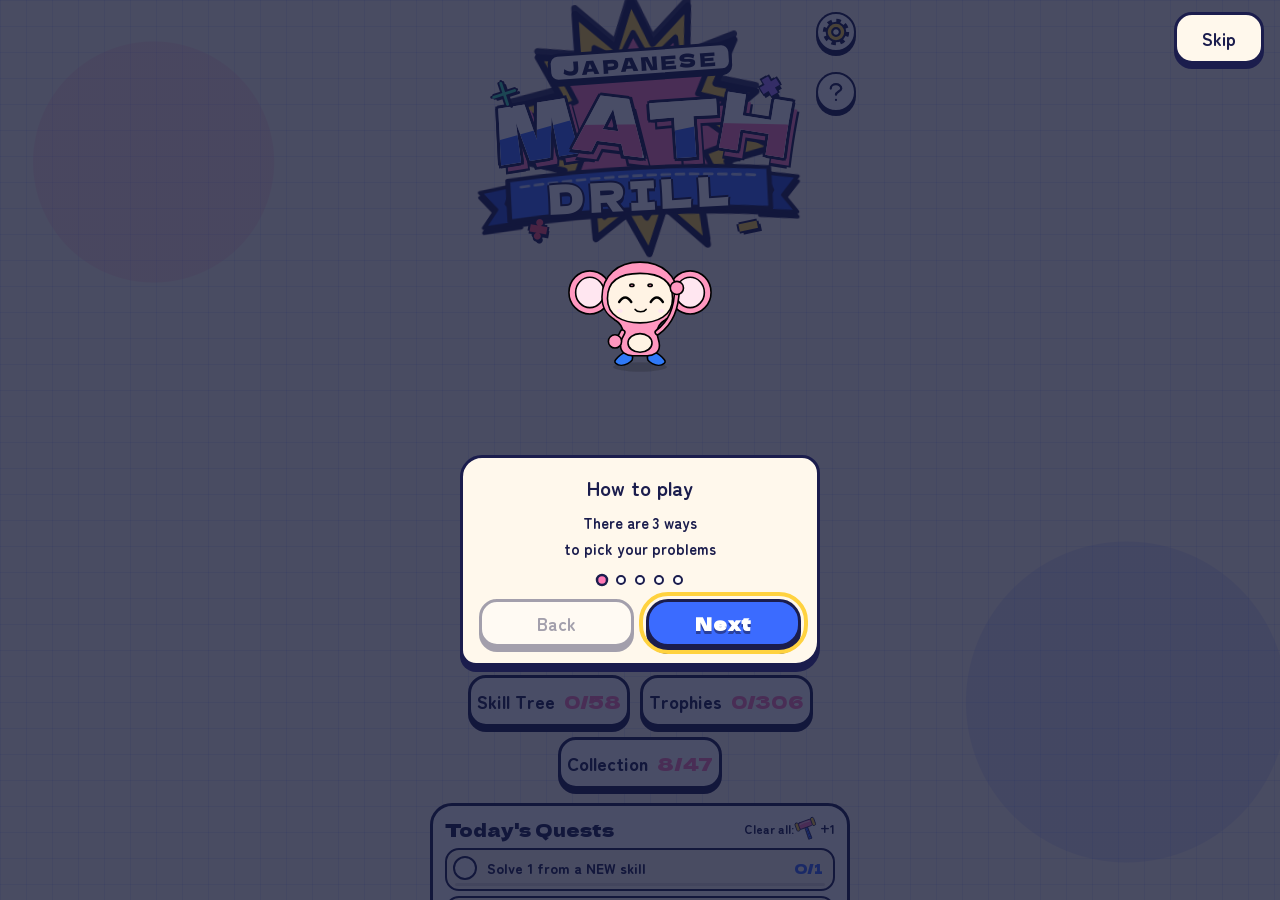
<file: app/index.html>
<!doctype html>
<html lang="en">
<head>
  <meta charset="utf-8">
  <meta name="viewport" content="width=device-width, initial-scale=1">
  <title>Japanese Math Drill</title>
  <script>
    const params = new URLSearchParams(location.search);
    let lang = params.get('lang');
    if (lang !== 'en' && lang !== 'ja') {
      try { lang = localStorage.getItem('japanese-math-drill:lang'); } catch { /* storage blocked */ }
    }
    params.delete('lang');
    location.replace(`${lang === 'ja' ? 'ja/' : 'en/'}${String(params) ? `?${params}` : ''}${location.hash}`);
  </script>
</head>
<body>
  <p><a href="en/">English</a> · <a href="ja/" lang="ja">日本語</a></p>
</body>
</html>
</file>
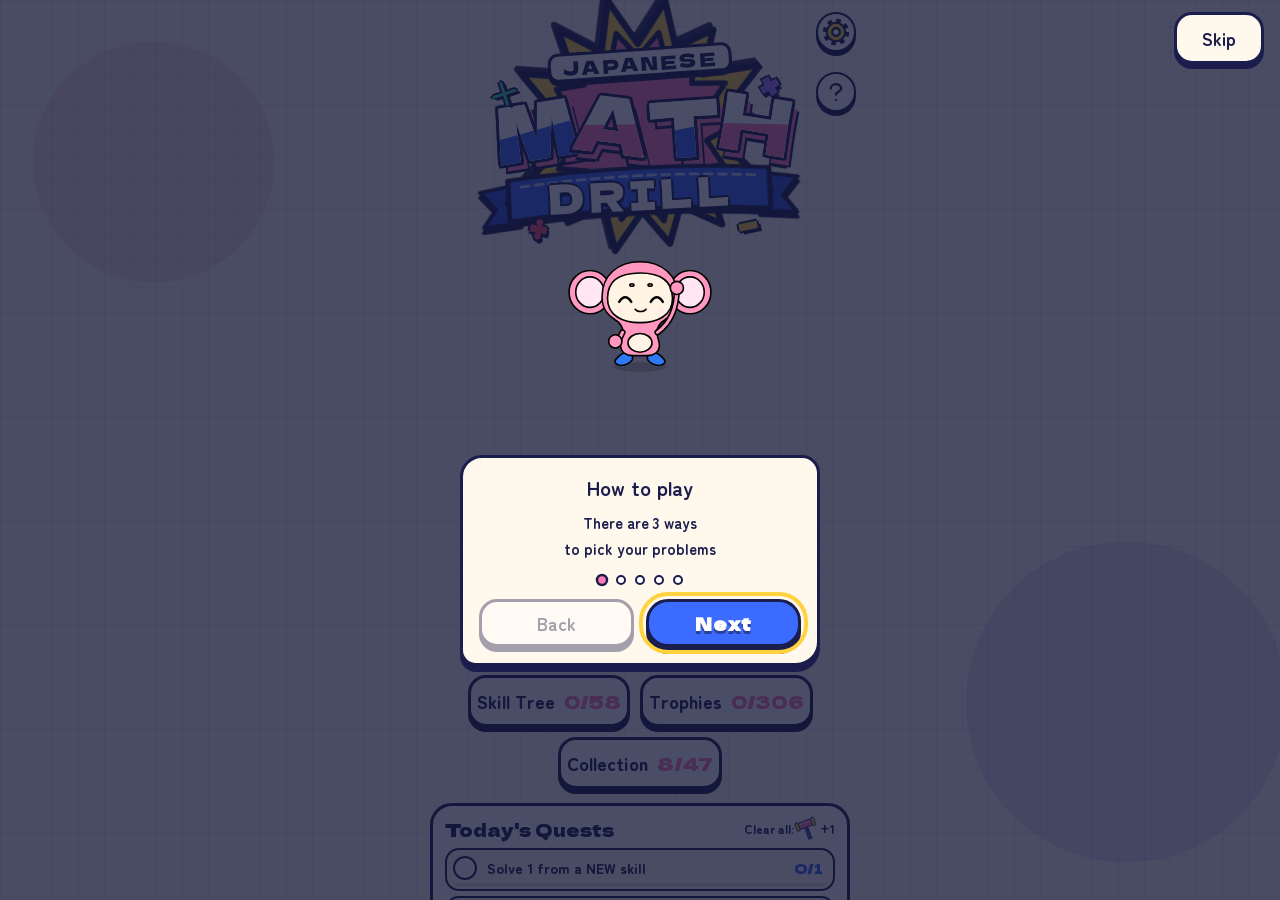
<file: app/en/index.html>
<!doctype html>
<html lang="en">
<head>
  <meta charset="utf-8">
  <meta name="viewport" content="width=device-width, initial-scale=1, viewport-fit=cover, user-scalable=no">
  <meta name="theme-color" content="#3b6bff">
  <meta name="description" content="A math drill where every answer makes the show and the music bigger and bigger.">
  <title>Japanese Math Drill</title>
  <link rel="icon" href="icon.svg" type="image/svg+xml">
  <link rel="stylesheet" href="style.css">
  <script type="module" src="js/main.js"></script>
</head>
<body class="lv0">
  <div id="paper" aria-hidden="true"></div>
  <div id="rays-fallback" aria-hidden="true"></div>
  <canvas id="bg" aria-hidden="true"></canvas>
  <canvas id="fx-back" aria-hidden="true"></canvas>

  <main id="app">
    <!-- Title -->
    <section id="screen-title" class="screen is-active" aria-labelledby="logo">
      <button type="button" class="icon-btn settings-btn" id="open-settings" aria-label="Settings" aria-haspopup="dialog">
        <svg viewBox="-16 -16 32 32" aria-hidden="true"><circle r="10.6" fill="none" stroke="#1b1d4d" stroke-width="9" stroke-dasharray="4.2 4.12"/><circle r="10.6" fill="#ffd23f" stroke="#1b1d4d" stroke-width="2.4"/><circle r="4.4" fill="#fff" stroke="#1b1d4d" stroke-width="2.4"/></svg>
      </button>
      <button type="button" class="icon-btn settings-btn help-btn" id="open-guide" aria-label="How to play" aria-haspopup="dialog">
        <svg viewBox="-16 -16 32 32" aria-hidden="true"><path d="M-6 -4 C-6 -7 -3 -9 0 -9 C3 -9 6 -7 6 -4 C6 -1 0 0 0 3 M0 9v.01" fill="none" stroke="#1b1d4d" stroke-width="2.6" stroke-linecap="round" stroke-linejoin="round"/></svg>
      </button>
      <h1 id="logo" class="logo" aria-label="Japanese Math Drill">
        <svg class="logo-burst" viewBox="-100 -100 200 200" aria-hidden="true"><path id="logo-burst-path" fill="#ffd23f" stroke="#1b1d4d" stroke-width="5" stroke-linejoin="round"/><path id="logo-burst-inner" fill="#ff7ab6" stroke="#1b1d4d" stroke-width="4" stroke-linejoin="round"/></svg>
        <span class="logo-pre" aria-hidden="true">JAPANESE</span>
        <span class="logo-top" aria-hidden="true"><i data-c="M">M</i><i data-c="A">A</i><i data-c="T">T</i><i data-c="H">H</i></span>
        <span class="logo-ribbon" aria-hidden="true"><svg class="ribbon-bg" viewBox="0 0 300 70" preserveAspectRatio="none"><path d="M4 22 L34 16 L28 36 L40 58 L6 62 L18 42Z" fill="#2a4fd6" stroke="#1b1d4d" stroke-width="4" stroke-linejoin="round"/><path d="M296 22 L266 16 L272 36 L260 58 L294 62 L282 42Z" fill="#2a4fd6" stroke="#1b1d4d" stroke-width="4" stroke-linejoin="round"/><path d="M30 10 Q150 -4 270 10 L270 56 Q150 42 30 56Z" fill="#3b6bff" stroke="#1b1d4d" stroke-width="4.5" stroke-linejoin="round"/><path d="M42 18 Q150 6 258 18" fill="none" stroke="#fff" stroke-width="3" stroke-dasharray="7 6" stroke-linecap="round" opacity=".7"/></svg><i>D</i><i>R</i><i>I</i><i>L</i><i>L</i></span>
        <span class="logo-bits" aria-hidden="true"><b style="--x:-46%;--y:4%;--r:-18deg;--c:#3fdcb0">＋</b><b style="--x:44%;--y:-2%;--r:14deg;--c:#a77bff">×</b><b style="--x:-34%;--y:104%;--r:10deg;--c:#ff4f6d">÷</b><b style="--x:36%;--y:102%;--r:-12deg;--c:#ffd23f">−</b></span>
      </h1>
      <div class="title-stage" id="title-stage" aria-hidden="true"></div>
      <div class="modes" id="modes">
        <button type="button" id="start" class="big-btn level-btn">My Level<small id="level-sub">Starts with a skill check</small></button>
        <button type="button" id="start-review" class="sub-btn review-btn review-main" hidden>Review <b id="review-count">0</b></button>
        <div class="grades" role="group" aria-label="By grade">
          <button type="button" data-grade="1"><small>Grade</small>1</button><button type="button" data-grade="2"><small>Grade</small>2</button><button type="button" data-grade="3"><small>Grade</small>3</button>
          <button type="button" data-grade="4"><small>Grade</small>4</button><button type="button" data-grade="5"><small>Grade</small>5</button><button type="button" data-grade="6"><small>Grade</small>6</button>
        </div>
        <div class="mode-row">
          <button type="button" id="open-tree" class="sub-btn">Skill Tree <b id="tree-badge"></b></button>
          <button type="button" id="open-trophy" class="sub-btn">Trophies <b id="trophy-badge"></b></button>
          <button type="button" id="open-collect" class="sub-btn">Collection <b id="collect-badge"></b></button>
        </div>
      </div>
      <section class="quest-card" id="quests" aria-labelledby="quest-title">
        <div class="quest-head"><h2 id="quest-title">Today's Quests</h2><span class="quest-reward" id="quest-reward"></span></div>
        <ol class="quest-list" id="quest-list"></ol>
      </section>
      <section class="cal-card" id="calendar" aria-labelledby="cal-title">
        <div class="cal-head">
          <button type="button" class="cal-nav" id="cal-prev" aria-label="Previous month">‹</button>
          <h2 id="cal-title">Calendar</h2>
          <button type="button" class="cal-nav" id="cal-next" aria-label="Next month">›</button>
        </div>
        <div class="cal-badges" id="cal-badges"></div>
        <div class="cal-week" aria-hidden="true"><span>Sun</span><span>Mon</span><span>Tue</span><span>Wed</span><span>Thu</span><span>Fri</span><span>Sat</span></div>
        <div class="cal-grid" id="cal-grid" role="grid"></div>
      </section>
      <p class="hint">You can also use the number keys and Backspace</p>
    </section>

    <!-- Skill tree -->
    <section id="screen-tree" class="screen" aria-labelledby="tree-title">
      <header class="tree-head">
        <button type="button" class="icon-btn" id="tree-back" aria-label="Back">‹</button>
        <h2 id="tree-title">Skill Tree</h2>
        <span class="tree-count" id="tree-count"></span>
      </header>
      <p class="tree-stars" id="tree-stars"></p>
      <p class="tree-note">Tap to practice (mastered: star goals) · Long-press to erase</p>
      <div class="tree-scroll" id="tree-scroll"><div class="tree-lanes" id="tree-lanes" aria-hidden="true"></div><div class="tree" id="tree"><svg class="tree-links" id="tree-links" aria-hidden="true"></svg></div></div>
      <p class="toast" id="toast" role="status" hidden></p>
    </section>

    <!-- Trophies (id036) -->
    <section id="screen-trophy" class="screen" aria-labelledby="trophy-title">
      <header class="tree-head">
        <button type="button" class="icon-btn" id="trophy-back" aria-label="Back">‹</button>
        <h2 id="trophy-title">Trophies</h2>
        <span class="tree-count" id="trophy-count"></span>
      </header>
      <div class="tr-filter" role="group" aria-label="Filter">
        <button type="button" data-f="all" aria-pressed="true">All</button><button type="button" data-f="got" aria-pressed="false">Earned</button><button type="button" data-f="next" aria-pressed="false">Not yet</button><button type="button" data-f="soon" aria-pressed="false">Almost</button>
      </div>
      <div class="tr-scroll" id="tr-scroll"><div class="tr-list" id="tr-list"></div></div>
    </section>

    <!-- Collection (id041) -->
    <section id="screen-collect" class="screen" aria-labelledby="collect-title">
      <header class="tree-head">
        <button type="button" class="icon-btn" id="collect-back" aria-label="Back">‹</button>
        <h2 id="collect-title">Collection</h2>
        <span class="tree-count" id="collect-count"></span>
      </header>
      <div class="co-preview" id="co-preview" aria-hidden="true"><div class="stamp co-mark" id="co-mark"></div><p class="co-now" id="co-now"></p></div>
      <div class="co-tabs" id="co-tabs" role="group" aria-label="Categories"></div>
      <div class="co-scroll" id="co-scroll"><p class="co-note" id="co-note"></p><div class="co-grid" id="co-grid"></div></div>
    </section>

    <!-- Play -->
    <section id="screen-play" class="screen" aria-label="Play screen">
      <header class="hud">
        <button type="button" class="icon-btn back-btn" id="play-back" aria-label="Back to the title">‹</button>
        <div class="pips" id="pips" aria-hidden="true"></div>
        <div class="clock" aria-live="off"><span id="clock-label">Goal 2:40</span><b id="clock">0:00</b></div>
        <span class="demo-tag" aria-hidden="true">DEMO</span>
        <button type="button" class="icon-btn" id="mute" aria-label="Mute" aria-pressed="false">♪</button>
      </header>
      <div class="hud2">
        <div class="tally"><span>Correct <b id="ok">0</b><small id="ok-total">/10</small></span><span class="ng">Oops <b id="ng">0</b></span></div>
        <div class="combo" id="combo-box" aria-hidden="true"><b id="combo">0</b><small>combo</small><span class="combo-mult" id="combo-mult"></span><i class="combo-track"><i id="combo-bar"></i></i></div>
        <div class="dopa" id="dopa-box"><small>Dopa</small><b id="dopa">0</b></div>
      </div>
      <div class="stage" id="stage" aria-hidden="true">
        <svg class="bunting" viewBox="0 0 400 40" preserveAspectRatio="none"><path d="M0 4 Q200 34 400 4" fill="none" stroke="#1b1d4d" stroke-width="2.5"/><g id="flags"></g></svg>
        <div class="spot spot-l"></div><div class="spot spot-r"></div>
        <svg class="ground" viewBox="0 0 400 20" preserveAspectRatio="none"><path d="M4 12 Q60 6 120 11 T240 10 T396 12" fill="none" stroke="#1b1d4d" stroke-width="3" stroke-linecap="round"/></svg>
      </div>
      <section class="card" id="card" aria-labelledby="qtitle">
        <div class="marquee" aria-hidden="true"></div>
        <div class="card-top"><span class="chip" id="qtitle">Addition</span><span class="qno" id="qno">Q1</span></div>
        <div class="sheet-wrap"><div class="sheet" id="sheet" role="group" aria-label="Problem"></div></div>
        <p class="step-label" id="step-label" aria-live="polite">Ones place</p>
        <div class="stamp" id="stamp" aria-hidden="true"></div>
        <div class="reach-tag" id="reach-tag" aria-hidden="true">LAST DIGIT!</div>
      </section>
      <div class="pad" id="pad" role="group" aria-label="Number pad">
        <button type="button" data-key="7">7</button><button type="button" data-key="8">8</button><button type="button" data-key="9">9</button>
        <button type="button" data-key="4">4</button><button type="button" data-key="5">5</button><button type="button" data-key="6">6</button>
        <button type="button" data-key="1">1</button><button type="button" data-key="2">2</button><button type="button" data-key="3">3</button>
        <button type="button" data-key="Backspace" class="del" aria-label="Delete one digit">⌫</button><button type="button" data-key="0" class="zero">0</button>
      </div>
    </section>

    <!-- Basic result -->
    <section id="screen-result" class="screen" aria-labelledby="result-title">
      <div class="result-card">
        <p class="chip" id="result-title">Basic clear!</p>
        <p class="score"><b id="r-score">100</b><span>pts</span></p>
        <dl class="stats">
          <div><dt>Correct</dt><dd id="r-ok">10</dd></div>
          <div><dt>Oops</dt><dd id="r-ng">0</dd></div>
          <div><dt>First-try rate</dt><dd id="r-rate">100%</dd></div>
          <div><dt>Time</dt><dd id="r-time">1:23</dd></div>
        </dl>
        <p class="dopa-final"><small>Dopa</small><b id="r-dopa">0</b></p>
        <div class="growth-box" id="r-growth"></div>
        <p class="unlock" id="r-unlock"></p>
        <div class="skill-news" id="r-skills"></div>
        <div class="quest-mini" id="r-quests"></div>
        <div class="actions">
          <button type="button" id="go-extra" class="big-btn">Play Extra<small>90 seconds</small></button>
          <button type="button" id="go-review" class="sub-btn review-btn" hidden>Redo missed problems</button>
          <button type="button" id="go-tree" class="sub-btn" hidden>See Skill Tree</button>
          <button type="button" id="go-again" class="sub-btn" hidden>Play again</button>
          <button type="button" id="go-title" class="sub-btn">Done</button>
        </div>
      </div>
    </section>

    <!-- Final result -->
    <section id="screen-final" class="screen" aria-labelledby="final-title">
      <div class="result-card">
        <p class="chip" id="final-title">Extra finished!</p>
        <p class="score"><b id="f-score">100</b><span>pts</span></p>
        <p class="breakdown" id="f-break">Basic 100 + Extra 0</p>
        <dl class="stats">
          <div><dt>Extra correct</dt><dd id="f-ok">0</dd></div>
          <div><dt>Extra oops</dt><dd id="f-ng">0</dd></div>
          <div><dt>Basic oops</dt><dd id="f-bng">0</dd></div>
          <div><dt>Basic time</dt><dd id="f-time">0:00</dd></div>
        </dl>
        <p class="dopa-final"><small>Dopa</small><b id="f-dopa">0</b></p>
        <div class="skill-news" id="f-skills"></div>
        <div class="quest-mini" id="f-quests"></div>
        <div class="actions">
          <button type="button" id="f-review" class="sub-btn review-btn" hidden>Redo missed problems</button>
          <button type="button" id="f-tree" class="sub-btn" hidden>See Skill Tree</button>
          <button type="button" id="again" class="big-btn">Done</button>
        </div>
      </div>
    </section>
  </main>

  <!-- Settings (above #app, below particles and actors) -->
  <div class="modal" id="settings" role="dialog" aria-modal="true" aria-labelledby="settings-title" hidden>
    <div class="modal-card">
      <h2 id="settings-title" class="chip">Settings</h2>
      <select id="lang" class="lang-pick" aria-label="Language" title="Language / 言語">
        <option value="en" lang="en" selected>English</option>
        <option value="ja" lang="ja">日本語</option>
      </select>
      <div class="set-row">
        <span class="set-label">Number of problems</span>
        <div class="pick" role="radiogroup" aria-label="Number of problems">
          <button type="button" role="radio" data-count="6" aria-checked="false">6</button>
          <button type="button" role="radio" data-count="10" aria-checked="true">10</button>
          <button type="button" role="radio" data-count="14" aria-checked="false">14</button>
        </div>
      </div>
      <div class="set-row">
        <span class="set-label">Sound</span>
        <div class="set-inline">
          <button type="button" class="toggle" data-toggle="sound" aria-pressed="true"><i aria-hidden="true">♪</i><b>On</b></button>
          <input type="range" class="slider" id="volume" min="0" max="100" step="1" value="80" aria-label="Volume">
        </div>
      </div>
      <div class="set-row">
        <span class="set-label">Motion <b id="motion-val">100%</b></span>
        <input type="range" class="slider motion" id="motion" min="0" max="100" step="1" value="100" aria-label="Motion" aria-describedby="motion-note">
        <p class="set-note" id="motion-note">At 0%, shaking, flashes, confetti and movement stop</p>
      </div>
      <div class="set-row">
        <span class="set-label">Demo play</span>
        <button type="button" class="sub-btn demo-btn" id="demo-play">▶ Watch it play itself</button>
        <p class="set-note">Tap the screen or press a key to stop (nothing is recorded)</p>
      </div>
      <div class="set-row">
        <span class="set-label">Data</span>
        <button type="button" class="sub-btn danger reset-btn" id="reset-data" aria-describedby="reset-note">Reset everything</button>
        <p class="set-note" id="reset-note">Erases all data and starts over from the beginning</p>
      </div>
      <button type="button" class="big-btn" id="close-settings">Close</button>
    </div>
  </div>

  <div class="modal" id="bonus" role="dialog" aria-modal="true" aria-labelledby="bonus-title" hidden>
    <div class="modal-card bonus-card">
      <h2 id="bonus-title" class="chip">Login bonus</h2>
      <p class="bonus-run" id="bonus-run"></p>
      <div class="bonus-card-grid" id="bonus-grid"></div>
      <p class="bonus-note" id="bonus-note"></p>
      <button type="button" class="big-btn" id="bonus-ok">Collect</button>
    </div>
  </div>

  <div class="modal" id="skill-info" role="dialog" aria-modal="true" aria-labelledby="si-title" hidden>
    <div class="modal-card si-card">
      <p class="si-grade" id="si-grade"></p>
      <h2 class="si-title" id="si-title"></h2>
      <p class="si-stars" id="si-stars"></p>
      <div class="si-next" id="si-next"></div>
      <p class="si-note" id="si-note"></p>
      <div class="confirm-actions">
        <button type="button" class="sub-btn" id="si-close">Close</button>
        <button type="button" class="sub-btn si-go" id="si-go">Practice</button>
      </div>
    </div>
  </div>

  <div class="modal" id="trophy-got" role="dialog" aria-modal="true" aria-labelledby="tg-title" hidden>
    <div class="modal-card trophy-card">
      <h2 id="tg-title" class="chip">New trophy!</h2>
      <p class="tg-sub" id="tg-sub"></p>
      <ul class="tg-list" id="tg-list"></ul>
      <button type="button" class="big-btn" id="tg-ok">Awesome!</button>
    </div>
  </div>

  <div class="modal" id="hammer" role="dialog" aria-modal="true" aria-labelledby="hammer-title" aria-describedby="hammer-msg" hidden>
    <div class="modal-card hammer-card">
      <h2 id="hammer-title" class="chip">Streak Hammer</h2>
      <div class="hammer-art" id="hammer-art" aria-hidden="true"></div>
      <p class="hammer-msg" id="hammer-msg"></p>
      <p class="hammer-have" id="hammer-have"></p>
      <div class="confirm-actions">
        <button type="button" class="sub-btn" id="hammer-no">No thanks</button>
        <button type="button" class="sub-btn hammer-yes" id="hammer-yes">Use it</button>
      </div>
    </div>
  </div>

  <div class="modal" id="confirm" role="alertdialog" aria-modal="true" aria-labelledby="confirm-title" aria-describedby="confirm-msg" hidden>
    <div class="modal-card confirm-card">
      <h2 id="confirm-title" class="chip">Erase skill</h2>
      <p class="confirm-msg" id="confirm-msg"></p>
      <ul class="confirm-list" id="confirm-list"></ul>
      <div class="confirm-actions">
        <button type="button" class="sub-btn" id="confirm-no">Cancel</button>
        <button type="button" class="sub-btn danger" id="confirm-yes">Erase</button>
      </div>
    </div>
  </div>

  <div class="modal" id="day-log" role="dialog" aria-modal="true" aria-labelledby="day-title" hidden>
    <div class="modal-card">
      <h2 id="day-title" class="chip">Plays</h2>
      <ul class="day-list" id="day-list"></ul>
      <button type="button" class="big-btn" id="close-day">Close</button>
    </div>
  </div>

  <canvas id="fx" aria-hidden="true"></canvas>
  <svg id="actors" aria-hidden="true"><g id="actors-back"></g><g id="actors-front"></g></svg>
  <div id="cutins" aria-hidden="true"></div>
  <div id="flash" aria-hidden="true"></div>
  <noscript>This game needs JavaScript to run.</noscript>
</body>
</html>
</file>
<file: app/en/style.css>
@font-face { font-family: "Dela Gothic One"; src: url("fonts/dela-gothic-one.woff2") format("woff2"); font-display: block; }
@font-face { font-family: "Zen Maru Gothic"; src: url("fonts/zen-maru-gothic-bold.woff2") format("woff2"); font-weight: 700; font-display: block; }
@font-face { font-family: "Zen Maru Gothic"; src: url("fonts/zen-maru-gothic-black.woff2") format("woff2"); font-weight: 900; font-display: block; }

:root {
  --ink: #1b1d4d;
  --paper: #fff8ec;
  --blue: #3b6bff;
  --pink: #ff7ab6;
  --pink-soft: #ffd0e4;
  --blue-soft: #d9e4ff;
  --yellow: #ffd23f;
  --mint: #3fdcb0;
  --violet: #a77bff;
  --red: #ff4f6d;
  --E: 0;
  --kick: 0;
  --round: "Zen Maru Gothic", "Hiragino Maru Gothic ProN", "Yu Gothic", sans-serif;
  --chunky: "Dela Gothic One", "Zen Maru Gothic", sans-serif;
  color-scheme: light;
}

* { box-sizing: border-box; }
html, body { margin: 0; height: 100%; overflow: hidden; }
body {
  background: var(--paper);
  color: var(--ink);
  font-family: var(--round);
  font-weight: 700;
  -webkit-tap-highlight-color: transparent;
  touch-action: manipulation;
  user-select: none;
  -webkit-user-select: none;
}
button { font: inherit; color: inherit; cursor: pointer; }
button:focus-visible { outline: 4px solid var(--yellow); outline-offset: 3px; }

#paper {
  position: fixed; inset: 0; z-index: 0;
  background:
    radial-gradient(circle at 12% 18%, rgba(255, 122, 182, .16) 0 120px, transparent 121px),
    radial-gradient(circle at 88% 78%, rgba(59, 107, 255, .12) 0 160px, transparent 161px),
    linear-gradient(rgba(59, 107, 255, .11) 1.5px, transparent 1.5px) 0 0 / 26px 26px,
    linear-gradient(90deg, rgba(59, 107, 255, .11) 1.5px, transparent 1.5px) 0 0 / 26px 26px,
    var(--paper);
}
#rays-fallback {
  display: none; position: fixed; inset: -50vmax; z-index: 1; opacity: 0; pointer-events: none;
  background: repeating-conic-gradient(from 0deg at 50% 50%, #3b6bff 0 9deg, #ff7ab6 9deg 18deg);
}
#bg { position: fixed; inset: 0; width: 100%; height: 100%; z-index: 1; pointer-events: none; }
#fx-back { position: fixed; inset: 0; width: 100%; height: 100%; z-index: 1; pointer-events: none; }
#fx { position: fixed; inset: 0; width: 100%; height: 100%; z-index: 4; pointer-events: none; }
#actors { position: fixed; inset: 0; width: 100%; height: 100%; z-index: 5; pointer-events: none; overflow: visible; }
#cutins { position: fixed; inset: 0; z-index: 6; pointer-events: none; overflow: hidden; }
#flash { position: fixed; inset: 0; z-index: 7; pointer-events: none; background: #fff; opacity: 0; }
.dk-digit { font-family: var(--round); font-weight: 900; fill: var(--ink); stroke: #fff; stroke-width: 6px; paint-order: stroke; }

#app {
  position: relative; z-index: 2;
  width: min(100vw, 460px); height: 100dvh; max-height: 980px;
  margin: 0 auto;
}
@media (min-height: 980px) { #app { top: calc((100dvh - 980px) / 2); } }
.screen { position: absolute; inset: 0; display: none; }
.screen.is-active { display: flex; }

/* ------------------------------------------------------------ title */
#screen-title { flex-direction: column; align-items: center; justify-content: flex-start; gap: 14px; padding: calc(28px + env(safe-area-inset-top)) 16px calc(24px + env(safe-area-inset-bottom)); overflow-y: auto; overscroll-behavior: contain; }
#screen-title > * { flex: none; }
/* Logo: layered paper cut-outs. A spinning burst sits behind "MATH" with a
   "JAPANESE" tag pinned on top, "DRILL" rides on a folded ribbon, operator scraps float around. */
.logo { position: relative; margin: calc(var(--fs) * 0.75) 0 calc(var(--fs) * 0.2); display: grid; justify-items: center; font-family: var(--chunky); font-weight: 400; line-height: 1; --fs: clamp(52px, 17vw, 78px); }
.logo-burst { position: absolute; left: 50%; top: calc(var(--fs) * 0.52); width: calc(var(--fs) * 3.4); height: calc(var(--fs) * 3.4); transform: translate(-50%, -50%) rotate(calc(var(--spin, 0) * 1deg)); z-index: -1; filter: drop-shadow(0 6px 0 rgba(27, 29, 77, .9)); }
.logo-top { display: flex; gap: .02em; font-size: var(--fs); letter-spacing: -.04em; }
.logo i { font-style: normal; display: inline-block; position: relative; }
.logo-top i {
  color: #fff;
  /* white paper edge, ink outline, then an offset second sheet */
  text-shadow:
    0 0 0 #fff,
    3px 0 0 var(--ink), -3px 0 0 var(--ink), 0 3px 0 var(--ink), 0 -3px 0 var(--ink),
    2.5px 2.5px 0 var(--ink), -2.5px 2.5px 0 var(--ink), 2.5px -2.5px 0 var(--ink), -2.5px -2.5px 0 var(--ink),
    6px 7px 0 var(--pink), 8px 9px 0 var(--ink), 4px 10px 0 var(--ink);
  transform: rotate(var(--r, -6deg)) translateY(var(--dy, 0));
  animation: logo-hop 1.6s cubic-bezier(.3, 1.6, .5, 1) infinite;
}
.logo-top i:nth-child(1) { --r: -9deg; color: #fff; }
.logo-top i:nth-child(2) { --r: 7deg; --dy: -6px; animation-delay: -.8s; }
.logo-top i:nth-child(3) { --r: -4deg; --dy: -2px; animation-delay: -.4s; }
.logo-top i:nth-child(4) { --r: 9deg; --dy: -7px; animation-delay: -1.2s; }
.logo-top i::after { content: attr(data-c); position: absolute; inset: 0; color: var(--blue); clip-path: polygon(0 62%, 100% 50%, 100% 100%, 0 100%); text-shadow: none; }
.logo-top i:nth-child(2)::after, .logo-top i:nth-child(4)::after { color: var(--pink); }
.logo-pre { position: absolute; left: 50%; top: calc(var(--fs) * -0.5); z-index: 1; padding: .14em .6em .1em; border: 3px solid var(--ink); border-radius: 10px; background: #fff; box-shadow: 0 4px 0 var(--ink); color: var(--ink); font-size: calc(var(--fs) * 0.24); letter-spacing: .14em; white-space: nowrap; transform: translateX(-50%) rotate(-4deg); }
.logo-ribbon { position: relative; display: flex; justify-content: center; gap: .1em; margin-top: calc(var(--fs) * 0.04); padding: .12em .9em .2em; font-size: calc(var(--fs) * 0.52); color: #fff; transform: rotate(-3deg); }
.ribbon-bg { position: absolute; inset: -6% -14% -10%; width: 128%; height: 116%; z-index: -1; filter: drop-shadow(0 5px 0 var(--ink)); }
.logo-ribbon i { text-shadow: 2px 0 0 var(--ink), -2px 0 0 var(--ink), 0 2px 0 var(--ink), 0 -2px 0 var(--ink), 0 4px 0 var(--ink); animation: logo-wave 1.6s ease-in-out infinite; }
.logo-ribbon i:nth-child(3) { animation-delay: -.25s; }
.logo-ribbon i:nth-child(4) { animation-delay: -.5s; }
.logo-ribbon i:nth-child(5) { animation-delay: -.75s; }
.logo-ribbon i:nth-child(6) { animation-delay: -1s; }
.logo-bits { position: absolute; inset: 0; pointer-events: none; }
.logo-bits b { position: absolute; left: calc(50% + var(--x)); top: var(--y); font-size: calc(var(--fs) * 0.4); color: var(--c); transform: translate(-50%, -50%) rotate(var(--r)); text-shadow: 2px 0 0 var(--ink), -2px 0 0 var(--ink), 0 2px 0 var(--ink), 0 -2px 0 var(--ink), 3px 4px 0 var(--ink); animation: logo-float 2.4s ease-in-out infinite; }
.logo-bits b:nth-child(2) { animation-delay: -.6s; }
.logo-bits b:nth-child(3) { animation-delay: -1.2s; }
.logo-bits b:nth-child(4) { animation-delay: -1.8s; }
@keyframes logo-hop { 0%, 100% { transform: rotate(var(--r)) translateY(var(--dy, 0)) scale(1); } 12% { transform: rotate(var(--r)) translateY(calc(var(--dy, 0px) + 4px)) scale(1.08, .9); } 30% { transform: rotate(calc(var(--r) * -0.4)) translateY(calc(var(--dy, 0px) - 10px)) scale(.96, 1.06); } 55% { transform: rotate(var(--r)) translateY(var(--dy, 0)) scale(1); } }
@keyframes logo-wave { 0%, 100% { transform: translateY(0); } 50% { transform: translateY(-5px); } }
@keyframes logo-float { 0%, 100% { margin-top: 0; } 50% { margin-top: -8px; } }
body.reduced .logo *, body.reduced .logo-burst { animation: none !important; }
.settings-btn { display: grid; place-items: center; position: absolute; top: calc(12px + env(safe-area-inset-top)); right: 14px; width: 48px; height: 48px; padding: 4px; background: #fff; box-shadow: 0 4px 0 var(--ink); z-index: 3; }
.settings-btn svg { display: block; width: 100%; height: 100%; transition: transform .4s; }
#open-settings:active svg { transform: rotate(90deg); }
.modes { display: flex; flex-direction: column; align-items: center; gap: 10px; }

/* ------------------------------------------------------------ settings */
.modal { position: fixed; inset: 0; z-index: 4; display: flex; align-items: center; justify-content: center; padding: 16px; background: rgba(27, 29, 77, .45); }
.modal[hidden] { display: none; }
.modal-card { width: min(100%, 420px); max-height: 100%; overflow: auto; display: flex; flex-direction: column; align-items: stretch; gap: 16px; padding: 22px 18px 20px; border: 3.5px solid var(--ink); border-radius: 26px; background: var(--paper); box-shadow: 0 8px 0 var(--ink); }
.modal-card .chip { align-self: center; margin: 0; font-size: 18px; }
.modal-card .big-btn { align-self: center; min-width: 200px; height: 58px; font-size: 24px; }
.set-row { display: flex; flex-direction: column; gap: 8px; }
.set-label { font-weight: 900; font-size: 16px; }
.set-label b { font-family: var(--chunky); font-weight: 400; color: var(--blue); margin-left: 6px; }
.set-inline { display: flex; align-items: center; gap: 12px; }
.set-inline .slider { flex: 1; }
.set-note { margin: 0; font-size: 12px; opacity: .7; }
/* Language: a small globe dropdown in the top corner of the settings card, so
   that the card keeps its height (and Dopakichi his seat on top of it). */
#settings .modal-card { position: relative; }
.lang-pick { position: absolute; top: 18px; left: 16px; width: 58px; height: 38px; padding: 0; border: 2.5px solid var(--ink); border-radius: 999px; color: transparent; font: inherit; font-size: 16px; cursor: pointer; -webkit-appearance: none; appearance: none;
  background: #fff url("data:image/svg+xml,%3Csvg xmlns='http://www.w3.org/2000/svg' viewBox='0 0 40 24'%3E%3Cg fill='none' stroke='%231b1d4d' stroke-width='2.2' stroke-linecap='round' stroke-linejoin='round'%3E%3Ccircle cx='12' cy='12' r='9.5'/%3E%3Cpath d='M2.5 12h19M12 2.5c-4.5 4.5-4.5 14.5 0 19M12 2.5c4.5 4.5 4.5 14.5 0 19M4 7.2h16M4 16.8h16'/%3E%3Cpath d='M28.5 10l4 4 4-4' stroke-width='2.6'/%3E%3C/g%3E%3C/svg%3E") no-repeat center / 38px 23px; }
.lang-pick option { color: var(--ink); }
.lang-pick:focus-visible { outline: 4px solid var(--yellow); outline-offset: 3px; }
.reset-btn { align-self: center; min-width: 230px; font-weight: 900; }
.modal .pick { justify-content: center; }
.modal .pick button { width: 30%; max-width: 96px; }
.slider { -webkit-appearance: none; appearance: none; width: 100%; height: 34px; background: transparent; margin: 0; --v: 1; }
.slider::-webkit-slider-runnable-track { height: 14px; border: 2.5px solid var(--ink); border-radius: 999px; background: linear-gradient(90deg, var(--pink) 0 calc(var(--v) * 100%), #fff calc(var(--v) * 100%)); }
.slider::-moz-range-track { height: 10px; border: 2.5px solid var(--ink); border-radius: 999px; background: linear-gradient(90deg, var(--pink) 0 calc(var(--v) * 100%), #fff calc(var(--v) * 100%)); }
.slider::-webkit-slider-thumb { -webkit-appearance: none; width: 32px; height: 32px; margin-top: -11px; border: 3px solid var(--ink); border-radius: 50%; background: var(--yellow); box-shadow: 0 3px 0 var(--ink); }
.slider::-moz-range-thumb { width: 26px; height: 26px; border: 3px solid var(--ink); border-radius: 50%; background: var(--yellow); box-shadow: 0 3px 0 var(--ink); }
.slider.motion::-webkit-slider-runnable-track { background: linear-gradient(90deg, var(--blue-soft), var(--pink) 50%, var(--yellow)) 0 0 / calc(var(--v) * 100%) 100% no-repeat, #fff; }
.slider.motion::-moz-range-track { background: linear-gradient(90deg, var(--blue-soft), var(--pink) 50%, var(--yellow)) 0 0 / calc(var(--v) * 100%) 100% no-repeat, #fff; }
.title-stage { width: 100%; height: min(26vh, 200px); }
.pick { display: flex; gap: 10px; }
.pick button {
  width: 84px; height: 56px; border: 3px solid var(--ink); border-radius: 16px; background: #fff;
  font-family: var(--chunky); font-size: 26px; box-shadow: 0 5px 0 var(--ink); transition: transform .08s;
}
.pick button small { font-family: var(--round); font-size: 14px; margin-left: 2px; }
.pick button[aria-checked="true"] { background: var(--yellow); transform: translateY(-3px) rotate(-2deg); }
.big-btn {
  min-width: 240px; height: 68px; padding: 0 28px; border: 3.5px solid var(--ink); border-radius: 22px;
  background: var(--blue); color: #fff; font-family: var(--chunky); font-size: 28px; letter-spacing: .06em;
  box-shadow: 0 7px 0 var(--ink); text-shadow: 0 3px 0 rgba(27, 29, 77, .55);
}
.big-btn small { font-family: var(--round); font-size: 16px; }
.big-btn:active, .sub-btn:active, .pick button:active { transform: translateY(5px); box-shadow: 0 2px 0 var(--ink); }
.sub-btn { min-width: 160px; height: 52px; border: 3px solid var(--ink); border-radius: 18px; background: #fff; font-size: 18px; box-shadow: 0 5px 0 var(--ink); }
.toggles { display: flex; gap: 10px; flex-wrap: wrap; justify-content: center; }
.toggle { display: inline-flex; align-items: center; gap: 6px; height: 40px; padding: 0 14px; border: 2.5px solid var(--ink); border-radius: 999px; background: #fff; font-size: 14px; }
.toggle i { font-style: normal; font-size: 16px; }
.toggle b { font-weight: 900; color: var(--blue); }
.toggle[aria-pressed="true"][data-toggle="motion"] b { color: var(--pink); }
.hint { margin: 0; font-size: 12px; opacity: .6; }

/* ------------------------------------------------------------ play */
#screen-play { flex-direction: column; padding: 8px 0 calc(10px + env(safe-area-inset-bottom)); }
.hud { display: flex; align-items: center; gap: 8px; height: 40px; padding: 0 14px; } /* gaps trimmed to make room for the back button */
.pips { display: flex; flex-wrap: wrap; gap: 3px; flex: 1; align-items: center; }
.pip { width: 14px; height: 14px; border-radius: 50%; border: 2.5px solid var(--ink); background: #fff; }
.pips.many .pip { width: 11px; height: 11px; border-width: 2px; }
.pip.now { background: var(--yellow); animation: pip 0.8s ease-in-out infinite; }
.pip.done { background: var(--c, var(--blue)); }
.pip.rainbow { background: conic-gradient(#ff7ab6, #ffd23f, #3fdcb0, #3b6bff, #a77bff, #ff7ab6); }
/* Very narrow phones: smaller progress dots, so that they stay inside the header next to the back button. */
@media (max-width: 359px) {
  .pips { gap: 2px; }
  .pip { width: 10px; height: 10px; border-width: 2px; }
  .pips.many .pip { width: 8px; height: 8px; border-width: 1.5px; }
}
@keyframes pip { 50% { transform: scale(1.3); } }
.clock { display: flex; align-items: baseline; gap: 8px; padding: 4px 12px; border: 2.5px solid var(--ink); border-radius: 999px; background: #fff; font-size: 12px; white-space: nowrap; }
.clock b { font-family: var(--chunky); font-weight: 400; font-size: 18px; font-variant-numeric: tabular-nums; }
.clock.over #clock-label { color: var(--red); }
.clock.extra { background: var(--ink); color: #fff; }
.clock.extra b { color: var(--yellow); font-size: 20px; }
.clock.hurry b { color: var(--red); animation: hurry .5s steps(2) infinite; }
@keyframes hurry { 50% { color: #fff; } }
.icon-btn { width: 40px; height: 40px; border-radius: 50%; border: 2.5px solid var(--ink); background: #fff; font-size: 18px; flex: none; }
.icon-btn[aria-pressed="true"] { background: var(--ink); color: #fff; text-decoration: line-through; }
/* Back to the title from a play: the same round arrow as the other screens. */
.hud .back-btn { font-size: 26px; font-weight: 900; line-height: 1; }
body.demo .hud .back-btn { display: none; } /* any tap already ends the demo */

.hud2 { position: relative; z-index: 2; display: flex; align-items: center; justify-content: space-between; gap: 8px; height: 40px; padding: 0 14px; }
.tally { display: flex; gap: 6px; font-size: 13px; }
.tally span { padding: 3px 10px; border-radius: 999px; background: #fff; border: 2px solid var(--ink); }
.tally b { font-family: var(--chunky); font-weight: 400; font-size: 16px; }
.tally small { font-size: 11px; opacity: .6; }
.tally .ng b { color: var(--violet); }
.dopa {
  display: flex; align-items: baseline; gap: 6px; max-width: 62%;
  padding: 3px 12px 4px; border: 2.5px solid var(--ink); border-radius: 12px; background: var(--yellow);
  box-shadow: 0 3px 0 var(--ink); transform-origin: right center; white-space: nowrap; overflow: hidden;
}
.dopa small { font-size: 11px; }
.dopa b { font-family: var(--chunky); font-weight: 400; font-size: 20px; letter-spacing: .01em; }
body.lv6 .dopa { background: linear-gradient(90deg, #ffd23f, #ff9ccc, #9fd0ff, #ffd23f); background-size: 300% 100%; animation: dopa-sheen 2s linear infinite; }
@keyframes dopa-sheen { to { background-position: 300% 0; } }
/* Combo (id032): floats under the tally, over the stage's top-left corner. */
.combo {
  position: absolute; left: 14px; top: calc(100% + 2px); display: grid; grid-template-columns: auto auto; align-items: baseline; column-gap: 4px;
  padding: 2px 10px 10px; border: 2.5px solid var(--ink); border-radius: 12px; background: #fff; box-shadow: 0 3px 0 var(--ink);
  transform-origin: left center; opacity: 0; visibility: hidden; transition: opacity .15s, visibility .15s; pointer-events: none;
}
.combo.on { opacity: 1; visibility: visible; }
.combo b { font-family: var(--chunky); font-weight: 400; font-size: 22px; line-height: 1.1; color: var(--pink); }
.combo small { font-size: 11px; font-weight: 900; }
.combo-mult { grid-column: 1 / -1; font-size: 10px; font-weight: 900; opacity: .7; }
.combo-track { position: absolute; left: 6px; right: 6px; bottom: 3px; height: 4px; border-radius: 2px; background: #e6e4f0; overflow: hidden; }
.combo-track i { position: absolute; inset: 0; background: var(--blue); transform-origin: left center; }
.combo.hot { background: #fff4c4; }
.combo.hot b { color: var(--red); }
.combo.hot .combo-mult { opacity: 1; color: var(--red); }
.combo.hurry .combo-track i { background: var(--red); }

.stage { position: relative; flex: 1 1 auto; min-height: 118px; margin: 0 14px; }
.ground { position: absolute; left: 6%; right: 6%; bottom: 6px; width: 88%; height: 14px; }
.bunting { position: absolute; left: -2%; right: -2%; top: 0; width: 104%; height: 34px; opacity: 0; transform: translateY(-20px); transition: opacity .5s, transform .5s cubic-bezier(.3, 1.6, .5, 1); }
body.lv3 .bunting { opacity: 1; transform: none; }
.spot { position: absolute; top: -30px; width: 140px; height: 190px; opacity: 0; transition: opacity .6s; mix-blend-mode: screen; filter: blur(2px);
  background: linear-gradient(to bottom, rgba(255, 246, 200, .95), rgba(255, 246, 200, 0)); clip-path: polygon(44% 0, 56% 0, 100% 100%, 0 100%); }
.spot-l { left: 0; transform-origin: 50% 0; animation: spot-l 3s ease-in-out infinite; }
.spot-r { right: 0; transform-origin: 50% 0; animation: spot-r 3.4s ease-in-out infinite; }
body.lv5 .spot { opacity: .7; }
@keyframes spot-l { 0%, 100% { transform: rotate(-24deg); } 50% { transform: rotate(10deg); } }
@keyframes spot-r { 0%, 100% { transform: rotate(24deg); } 50% { transform: rotate(-12deg); } }

.card {
  position: relative; margin: 0 14px 12px; padding: 10px 12px 10px;
  background: #fff; border: 3px solid var(--ink); border-radius: 24px; box-shadow: 0 7px 0 var(--ink);
  transform-origin: 50% 100%;
}
.card-top { display: flex; justify-content: space-between; align-items: center; }
.chip { display: inline-block; margin: 0; padding: 3px 12px; border-radius: 999px; background: var(--blue); color: #fff; font-size: 13px; letter-spacing: .08em; }
.qno { font-family: var(--round); font-weight: 900; font-size: 15px; }
.sheet-wrap { display: flex; justify-content: center; align-items: center; min-height: 208px; padding: 4px 0 2px; }
.sheet { position: relative; display: grid; grid-template-columns: repeat(var(--cols), var(--cw)); grid-template-rows: repeat(var(--rows), var(--ch)); --cw: 54px; --ch: 52px; font-family: var(--round); font-weight: 900; }
.cell { position: relative; display: grid; place-items: center; font-size: calc(var(--ch) * .82); line-height: 1; font-variant-numeric: tabular-nums; }
.sheet.div .cell { font-size: calc(var(--ch) * .88); }
.cell.op { color: var(--blue); font-size: calc(var(--ch) * .7); }
.cell.small { align-self: end; font-size: clamp(12px, calc(var(--ch) * .38), 19px); color: var(--pink); height: calc(var(--ch) * .46); }
.cell.mark { color: var(--blue); font-size: clamp(11px, calc(var(--ch) * .34), 17px); letter-spacing: -.04em; }
.cell.struck::after { content: ""; position: absolute; left: 18%; right: 18%; top: 50%; height: 3.5px; background: var(--blue); border-radius: 2px; transform: rotate(-32deg); }
.cell.hidden { visibility: hidden; }
.cell.input { margin: 3px; border-radius: 12px; }
.cell.input.active { background: var(--blue-soft); outline: 3px dashed var(--blue); outline-offset: -3px; animation: active-cell 1s ease-in-out infinite; }
.cell.input.active::before { content: "?"; color: rgba(59, 107, 255, .35); }
.cell.input.active.has::before { content: none; }
.cell.input.ok { color: var(--ink); }
.cell.input.bad { color: #7a4bff; background: #efe8ff; outline: 3px dashed #a77bff; outline-offset: -3px; animation: none; }
.cell.hint-glow { border-radius: 8px; background: #fff3b8; box-shadow: 0 0 0 3px var(--yellow); animation: hint-glow .9s ease-in-out infinite; }
@keyframes hint-glow { 50% { box-shadow: 0 0 0 6px rgba(255, 210, 63, .5); } }
body.reduced .cell.hint-glow { animation: none; }
.help-text { display: inline-block; margin-left: 8px; padding: 1px 10px; border-radius: 999px; background: var(--yellow); color: var(--ink); font-weight: 900; }
.cell.input.pending { color: transparent; }
@keyframes active-cell { 50% { background: #c4d5ff; } }
.cell.auto { color: #5a5f93; }
.hline { position: relative; align-self: end; height: 3.5px; background: var(--ink); border-radius: 2px; margin-bottom: -2px; transform-origin: left center; }
.hline.hidden { visibility: hidden; }
.bracket { position: relative; border-top: 3.5px solid var(--ink); margin-left: 4px; }
.bracket::before { content: ""; position: absolute; left: -14px; top: -3.5px; width: 14px; height: calc(100% + 4px); border-right: 3.5px solid var(--ink); border-radius: 0 70% 70% 0 / 0 50% 50% 0; }
.step-label { margin: 2px 0 0; text-align: center; font-size: 14px; min-height: 20px; }
.step-label b { color: var(--blue); }

.stamp {
  position: absolute; right: 14px; top: 34px; width: 110px; height: 110px; border-radius: 50%; border: 9px solid var(--red); opacity: 0;
  box-shadow: inset 0 0 0 3px rgba(255, 79, 109, .3); pointer-events: none;
}
.reach-tag {
  position: absolute; left: 50%; bottom: -20px; transform: translateX(-50%) scale(0); z-index: 3; padding: 4px 16px; border-radius: 999px;
  background: var(--ink); color: var(--yellow); font-family: var(--chunky); font-size: 18px; letter-spacing: .1em; white-space: nowrap; border: 3px solid var(--yellow);
}
body.reach .reach-tag { animation: reach-blink .3s steps(2) infinite; }
@keyframes reach-blink { 50% { color: #fff; border-color: var(--pink); } }
body.reach .cell.input.active { outline: 4px solid var(--yellow); background: #fff3b8; animation: reach-cell .25s steps(2) infinite; box-shadow: 0 0 0 6px var(--pink), 0 0 24px 8px rgba(255, 210, 63, .9); z-index: 2; }
@keyframes reach-cell { 50% { box-shadow: 0 0 0 6px var(--blue), 0 0 30px 12px rgba(255, 122, 182, .9); } }
body.reach .card { z-index: 3; }

.marquee { position: absolute; inset: -9px; border-radius: 30px; pointer-events: none; opacity: 0; transition: opacity .6s; padding: 5px;
  background: radial-gradient(circle, #fff 0 2.5px, var(--yellow) 3px 4.5px, transparent 5px) 0 0 / 16px 16px;
  -webkit-mask: linear-gradient(#000 0 0) content-box, linear-gradient(#000 0 0); -webkit-mask-composite: xor; mask-composite: exclude;
  animation: marquee .5s linear infinite; }
body.lv6 .marquee { opacity: 1; }
body.lv8 .marquee { background: radial-gradient(circle, #fff 0 2.5px, var(--pink) 3px 4.5px, transparent 5px) 0 0 / 16px 16px, radial-gradient(circle, #fff 0 2.5px, var(--yellow) 3px 4.5px, transparent 5px) 8px 8px / 16px 16px; }
@keyframes marquee { to { background-position: 16px 0, 24px 8px; } }
body.lv9 .card { box-shadow: 0 7px 0 var(--ink), 0 0 0 5px var(--pink), 0 0 40px 10px rgba(255, 210, 63, calc(.4 + var(--kick) * .6)); }

.pad { display: grid; grid-template-columns: repeat(3, 1fr); gap: 9px; padding: 0 14px; }
.pad button {
  position: relative; height: clamp(50px, 7.4dvh, 62px); border: 3px solid var(--ink); border-radius: 18px; background: #fff;
  font-family: var(--round); font-weight: 900; font-size: 30px; box-shadow: 0 5px 0 var(--ink);
  transform: translateY(calc(var(--kick) * -2px * var(--bounce, 0)));
}
.pad button.zero { grid-column: span 2; }
.pad button.del { background: var(--pink-soft); font-size: 24px; }
.pad button.press { transform: translateY(4px) scale(.97); box-shadow: 0 1px 0 var(--ink); }
body.lv4 .pad button { --bounce: 1; }
body.lv4 .pad button[data-key="7"], body.lv4 .pad button[data-key="3"] { background: #ffe3ef; }
body.lv4 .pad button[data-key="8"], body.lv4 .pad button[data-key="4"] { background: #fff4c7; }
body.lv4 .pad button[data-key="9"], body.lv4 .pad button[data-key="5"], body.lv4 .pad button[data-key="1"] { background: #e3ebff; }
body.lv4 .pad button[data-key="6"], body.lv4 .pad button[data-key="2"], body.lv4 .pad button[data-key="0"] { background: #dcfaef; }
body.lv8 .pad button { box-shadow: 0 5px 0 var(--ink), 0 0 calc(var(--kick) * 18px) rgba(255, 210, 63, .9); }
.pad button:disabled { opacity: .5; }

/* ------------------------------------------------------------ results */
#screen-result, #screen-final { align-items: safe center; justify-content: center; padding: 20px 16px; overflow-y: auto; }
#screen-result .result-card, #screen-final .result-card { margin: auto 0; flex: none; }
.actions .review-btn { font-size: 16px; white-space: nowrap; padding: 0 16px; }
.result-card {
  width: 100%; padding: 22px 20px 20px; text-align: center; background: #fff; border: 3.5px solid var(--ink); border-radius: 28px; box-shadow: 0 9px 0 var(--ink);
}
.score { margin: 8px 0 0; font-family: var(--chunky); line-height: 1; }
.score b { font-weight: 400; font-size: 92px; color: var(--pink); text-shadow: 3px 0 0 var(--ink), -3px 0 0 var(--ink), 0 3px 0 var(--ink), 0 -3px 0 var(--ink), 0 8px 0 var(--ink); }
.score span { font-size: 28px; margin-left: 4px; font-family: var(--round); font-weight: 900; }
.stats dd small { font-family: var(--round); font-weight: 900; font-size: 14px; margin-left: 2px; }
.breakdown { margin: 8px 0 0; font-size: 15px; }
.stats { display: grid; grid-template-columns: 1fr 1fr; gap: 8px; margin: 18px 0 10px; }
.stats div { padding: 8px; border: 2.5px solid var(--ink); border-radius: 14px; background: var(--paper); }
.stats dt { font-size: 12px; opacity: .7; }
.stats dd { margin: 2px 0 0; font-family: var(--chunky); font-size: 22px; }
.dopa-final { margin: 6px 0 0; }
.dopa-final small { font-size: 12px; margin-right: 6px; }
.dopa-final b { font-family: var(--chunky); font-weight: 400; font-size: 24px; color: var(--blue); }
.unlock { min-height: 20px; font-size: 14px; margin: 10px 0 12px; }
.unlock.yes { color: var(--pink); }
.actions { display: flex; flex-direction: column; align-items: center; gap: 12px; margin-top: 8px; }

/* ------------------------------------------------------------ cut-ins */
.cutin-band { position: absolute; left: -20%; width: 140%; display: flex; align-items: center; justify-content: center; transform-origin: center; }
.cutin-band .band-bg { position: absolute; inset: 0; border-top: 4px solid var(--ink); border-bottom: 4px solid var(--ink);
  background: repeating-linear-gradient(-45deg, var(--c1) 0 22px, var(--c2) 22px 44px); }
.cutin-band .band-text { position: relative; font-family: var(--chunky); color: #fff; font-size: 44px; letter-spacing: .08em; white-space: nowrap;
  text-shadow: 3px 0 0 var(--ink), -3px 0 0 var(--ink), 0 3px 0 var(--ink), 0 -3px 0 var(--ink), 0 7px 0 var(--ink); }
.unit-slam { position: absolute; font-family: var(--chunky); color: var(--yellow); white-space: nowrap; transform-origin: center;
  text-shadow: 4px 0 0 var(--ink), -4px 0 0 var(--ink), 0 4px 0 var(--ink), 0 -4px 0 var(--ink), 3px 3px 0 var(--ink), -3px 3px 0 var(--ink), 3px -3px 0 var(--ink), -3px -3px 0 var(--ink), 0 10px 0 var(--pink); }
.big-stamp { position: absolute; font-family: var(--chunky); color: var(--red); white-space: nowrap; transform-origin: center; }

body.reduced .logo span, body.reduced .spot, body.reduced .marquee, body.reduced .pip.now, body.reduced .cell.input.active { animation: none !important; }
@media (max-height: 840px) {
  /* Include toolbar-reduced phone heights and leave room for the bottom safe area. */
  .sheet-wrap { min-height: clamp(96px, calc(100dvh - 490px - env(safe-area-inset-bottom)), 176px); }
  #screen-play .card { padding-block: 8px; margin-bottom: 10px; }
  .pad { gap: 6px; }
  .pad button { height: 48px; }
  .stage { min-height: 80px; }
}
@media (max-height: 600px) {
  .stage { min-height: 48px; }
  .step-label { font-size: 12px; }
}

/* ------------------------------------------------------------ calendar */
.cal-card { width: 100%; max-width: 420px; padding: 12px 12px 14px; border: 3px solid var(--ink); border-radius: 22px; background: #fff; box-shadow: 0 6px 0 var(--ink); }
.cal-head { display: flex; align-items: center; justify-content: space-between; }
.cal-head h2 { margin: 0; font-family: var(--chunky); font-weight: 400; font-size: 20px; }
.cal-nav { width: 40px; height: 40px; border: 2.5px solid var(--ink); border-radius: 50%; background: var(--paper); font-size: 24px; line-height: 1; font-weight: 900; }
.cal-nav:disabled { opacity: .3; }
.cal-streak { margin: 4px 0 6px; min-height: 1.2em; text-align: center; font-size: 14px; font-weight: 900; color: var(--pink); }
.cal-streak b { font-family: var(--chunky); font-weight: 400; font-size: 20px; margin: 0 2px; }
.cal-week, .cal-grid { display: grid; grid-template-columns: repeat(7, 1fr); gap: 3px; }
.cal-week span { text-align: center; font-size: 11px; font-weight: 900; opacity: .6; }
.cal-week span:first-child { color: var(--red); }
.cal-week span:last-child { color: var(--blue); }
.cal-day { position: relative; aspect-ratio: 1 / 1.08; min-height: 40px; padding: 0; border: 0; border-radius: 10px; background: var(--paper); font-size: 11px; font-weight: 900; color: var(--ink); }
.cal-day .n { position: absolute; left: 4px; top: 2px; opacity: .55; }
.cal-day.blank { background: transparent; }
.cal-day.today { box-shadow: inset 0 0 0 2.5px var(--blue); }
.cal-day.played { background: #fff0f6; cursor: pointer; }
.cal-day.played svg { position: absolute; inset: 8% 6% 2%; width: 88%; height: 90%; }
.cal-day .sc { position: absolute; left: 0; right: 0; bottom: 18%; text-align: center; font-family: var(--chunky); font-weight: 400; font-size: 12px; color: var(--red); letter-spacing: -.03em; text-shadow: 1.5px 0 0 #fff, -1.5px 0 0 #fff, 0 1.5px 0 #fff, 0 -1.5px 0 #fff; }
.cal-day .sc.big { font-size: 10px; }
.cal-day.pop { animation: cal-pop .7s cubic-bezier(.3, 1.8, .5, 1) both; }
@keyframes cal-pop { 0% { transform: scale(0) rotate(-30deg); } 100% { transform: scale(1) rotate(0); } }
.day-list { list-style: none; margin: 0; padding: 0; display: flex; flex-direction: column; gap: 8px; }
.day-list li { display: grid; grid-template-columns: auto 1fr auto; align-items: center; gap: 4px 10px; padding: 8px 12px; border: 2.5px solid var(--ink); border-radius: 14px; background: #fff; font-size: 13px; }
.day-list .t { font-weight: 900; opacity: .6; }
.day-list .m { font-weight: 900; }
.day-list .s { font-family: var(--chunky); font-weight: 400; font-size: 20px; color: var(--red); grid-row: span 2; }
.day-list .d { grid-column: 1 / 3; font-size: 12px; opacity: .75; }

/* ------------------------------------------------------------ expression layouts */
.cell.word { font-size: calc(var(--ch) * .46); white-space: nowrap; color: #4a4f86; }
.sheet.h .cell.op { font-size: calc(var(--ch) * .62); }
.cell.dot { justify-self: end; align-self: end; width: 0; overflow: visible; font-size: calc(var(--ch) * .82); line-height: .9; color: var(--ink); pointer-events: none; z-index: 1; display: flex; justify-content: center; }
.cell.dot.hidden { visibility: hidden; }
.cell.frac-n { align-self: end; }
.cell.frac-d { align-self: start; }
.cell.input.frac-n, .cell.input.frac-d { margin: 2px 3px; }
.hline.fbar { margin: 0 4px -2px; }

/* ------------------------------------------------------------ modes */
.level-btn { display: flex; flex-direction: column; align-items: center; justify-content: center; height: 78px; gap: 2px; background: var(--pink); }
.level-btn small { font-size: 13px; letter-spacing: 0; }
.grades { display: grid; grid-template-columns: repeat(3, 1fr); gap: 8px; width: min(100%, 340px); }
.grades button { height: 52px; border: 3px solid var(--ink); border-radius: 16px; background: #fff; font-family: var(--chunky); font-size: 24px; box-shadow: 0 4px 0 var(--ink); }
.grades button small { font-family: var(--round); font-weight: 900; font-size: 12px; margin-right: 4px; }
.grades button:nth-child(6n+1) { background: #ffe3ef; } .grades button:nth-child(6n+2) { background: #e3ebff; } .grades button:nth-child(6n+3) { background: #fff4c4; }
.grades button:nth-child(6n+4) { background: #d9fbef; } .grades button:nth-child(6n+5) { background: #efe6ff; } .grades button:nth-child(6n+6) { background: #ffe6dc; }
.grades button:active { transform: translateY(4px); box-shadow: 0 1px 0 var(--ink); }
.mode-row { display: flex; gap: 10px; flex-wrap: wrap; justify-content: center; }
.mode-row .sub-btn { min-width: 150px; font-weight: 900; }
.mode-row .sub-btn b, .review-btn b { font-family: var(--chunky); font-weight: 400; color: var(--pink); margin-left: 4px; }
.review-btn { background: #fff4c4; }

/* ------------------------------------------------------------ skill tree */
#screen-tree { flex-direction: column; padding: calc(10px + env(safe-area-inset-top)) 0 0; }
.tree-head { display: flex; align-items: center; gap: 10px; padding: 0 14px 6px; }
.tree-head h2 { margin: 0; flex: 1; font-family: var(--chunky); font-weight: 400; font-size: 22px; }
.tree-head .icon-btn { font-size: 26px; font-weight: 900; line-height: 1; }
.tree-count { font-family: var(--chunky); font-size: 16px; padding: 4px 10px; border: 2.5px solid var(--ink); border-radius: 999px; background: #fff; }
.tree-lanes { position: sticky; top: 0; z-index: 2; display: grid; grid-template-columns: repeat(4, 1fr); gap: 6px; padding: 0 3px 4px; background: var(--paper); box-sizing: border-box; }
.tree-lanes span { text-align: center; font-size: 11px; font-weight: 900; padding: 3px 0; border-radius: 999px; background: var(--ink); color: #fff; }
.tree-scroll { flex: 1; overflow: auto; overscroll-behavior: contain; padding: 0 6px calc(40px + env(safe-area-inset-bottom)); }
.tree { position: relative; }
.tree-links { position: absolute; inset: 0; width: 100%; height: 100%; overflow: visible; }
.tree-links path { fill: none; stroke: #c9cbe8; stroke-width: 2.5; stroke-linecap: round; stroke-linejoin: round; }
.tree-links path.on { stroke: var(--ink); }
.tree-links path.grow { stroke: var(--pink); stroke-width: 5; }
.node { position: absolute; display: flex; flex-direction: column; align-items: center; justify-content: center; gap: 2px; padding: 4px 3px 3px; border: 2.5px solid var(--ink); border-radius: 14px; background: #fff; box-shadow: 0 3px 0 var(--ink); font-size: 10.5px; font-weight: 900; line-height: 1.15; text-align: center; color: var(--ink); word-break: keep-all; overflow-wrap: anywhere; }
.node .g { font-size: 9px; opacity: .6; }
.node .nw { white-space: nowrap; }
.node .ring { position: absolute; left: 4px; right: 4px; bottom: 3px; height: 4px; border-radius: 3px; background: linear-gradient(90deg, var(--pink) calc(var(--p) * 100%), #eee calc(var(--p) * 100%)); }
.node.locked { background: #eceaf3; color: #8a8cb0; border-color: #a9abc9; box-shadow: 0 3px 0 #a9abc9; }
.node.locked::before { content: ""; position: absolute; top: -8px; right: -6px; width: 16px; height: 13px; border-radius: 3px; background: #a9abc9; box-shadow: inset 0 0 0 2px #8a8cb0; }
.node.locked::after { content: ""; position: absolute; top: -15px; right: -2px; width: 8px; height: 9px; border: 2.5px solid #8a8cb0; border-bottom: 0; border-radius: 6px 6px 0 0; }
.node.new { background: #fff4c4; animation: node-new 1.1s ease-in-out infinite; }
.node.new::after { content: "NEW"; position: absolute; top: -10px; right: -8px; padding: 1px 5px; border-radius: 999px; background: var(--pink); color: #fff; font-family: var(--chunky); font-weight: 400; font-size: 10px; border: 2px solid var(--ink); }
.node.learning { background: #e3ebff; }
.node.mastered { background: linear-gradient(160deg, #fff6c8, #ffd23f); }
.node.mastered::after { content: "★"; position: absolute; top: -12px; right: -6px; font-size: 20px; color: #ffb000; -webkit-text-stroke: 1.5px var(--ink); }
.node.just { animation: node-pop .8s cubic-bezier(.3, 1.8, .5, 1) both; }
@keyframes node-new { 50% { transform: translateY(-3px); } }
@keyframes node-pop { 0% { transform: scale(0) rotate(-20deg); } 100% { transform: scale(1); } }
body.reduced .node { animation: none !important; }
/* Long press to erase (id031): a pink fill rises while held. */
.node { -webkit-touch-callout: none; -webkit-user-select: none; user-select: none; overflow: visible; }
.node .hold { position: absolute; inset: 0; border-radius: 11px; background: rgba(255, 79, 109, .35); transform-origin: bottom; transform: scaleY(0); pointer-events: none; }
.node.holding .hold { transform: scaleY(1); transition: transform var(--hold-ms, 600ms) linear; }
.node.holding { transform: scale(.94); transition: transform .12s; }
.node.erased { animation: node-erase .6s ease-out both; }
@keyframes node-erase { 0% { transform: scale(1.12) rotate(4deg); filter: brightness(1.4); } 40% { transform: scale(.9) rotate(-3deg); } 100% { transform: none; } }
.tree-note { margin: 0 0 4px; text-align: center; font-size: 11px; font-weight: 900; opacity: .6; }
.confirm-msg { margin: 0; word-break: keep-all; overflow-wrap: anywhere; font-size: 15px; font-weight: 900; line-height: 1.6; text-align: center; }
.confirm-msg b { color: var(--red); }
.confirm-list { display: flex; flex-wrap: wrap; justify-content: center; gap: 6px; margin: 0; padding: 0; list-style: none; }
.confirm-list li { padding: 3px 9px; border: 2px solid var(--ink); border-radius: 999px; background: #fff; font-size: 12px; font-weight: 900; }
.confirm-list li.more { border-style: dashed; background: transparent; }
.confirm-actions { display: flex; justify-content: center; gap: 12px; }
.confirm-actions .sub-btn { min-width: 120px; font-weight: 900; }
.sub-btn.danger { background: var(--red); color: #fff; text-shadow: 0 2px 0 rgba(27, 29, 77, .45); }
.toast { position: absolute; left: 16px; right: 16px; bottom: calc(18px + env(safe-area-inset-bottom)); margin: 0; padding: 10px 14px; border: 3px solid var(--ink); border-radius: 16px; background: #fff; box-shadow: 0 5px 0 var(--ink); font-weight: 900; font-size: 14px; text-align: center; z-index: 3; pointer-events: none; }
.skill-news { display: flex; flex-direction: column; gap: 6px; width: 100%; }
.skill-news:empty { display: none; }
.skill-news p { margin: 0; padding: 6px 10px; border: 2.5px solid var(--ink); border-radius: 12px; background: #fff4c4; font-size: 13px; font-weight: 900; text-align: center; }
.skill-news p.mastered { background: linear-gradient(160deg, #fff6c8, #ffd23f); }

/* ------------------------------------------------------------ demo play */
.demo-btn { align-self: center; min-width: 230px; font-weight: 900; background: #e3ebff; }
.demo-tag { display: none; padding: 3px 10px; border-radius: 999px; background: var(--red); color: #fff; font-family: var(--chunky); font-size: 13px; letter-spacing: .08em; border: 2.5px solid var(--ink); animation: demo-blink 1.2s steps(2) infinite; }
body.demo .demo-tag { display: inline-block; }
@keyframes demo-blink { 50% { opacity: .45; } }
body.reduced .demo-tag { animation: none; }

/* ------------------------------------------------------------ streak & login bonus */
.cal-badges { display: flex; justify-content: center; gap: 8px; flex-wrap: wrap; margin: 6px 0 8px; min-height: 30px; }
.cal-badge { display: inline-flex; align-items: baseline; gap: 3px; padding: 3px 12px; border: 2.5px solid var(--ink); border-radius: 999px; background: #fff; font-size: 12px; font-weight: 900; }
.cal-badge b { font-family: var(--chunky); font-weight: 400; font-size: 20px; color: var(--pink); }
.cal-badge.hot { background: linear-gradient(90deg, #ffd23f, #ff9a3c); }
.cal-badge.hot b { color: var(--ink); }
.cal-badge.best b { color: var(--blue); }
.cal-badge.stk b { color: #ffb000; }
.cal-day .stk { position: absolute; top: 1px; right: 1px; width: 44%; height: 44%; pointer-events: none; }
.cal-day .stk svg { position: static; width: 100%; height: 100%; inset: auto; }
.bonus-card { align-items: center; text-align: center; }
.bonus-run { margin: 0; font-weight: 900; font-size: 15px; }
.bonus-run b { font-family: var(--chunky); font-weight: 400; font-size: 30px; color: var(--pink); margin: 0 4px; }
.bonus-card-grid { display: grid; grid-template-columns: repeat(4, minmax(0, 1fr)); gap: 8px; width: 100%; }
.bonus-slot { position: relative; min-width: 0; aspect-ratio: 1; overflow: hidden; display: grid; place-items: center; border: 2.5px dashed #b9bbd8; border-radius: 16px; background: #fff; font-family: var(--chunky); font-size: 18px; color: #c4c6de; }
.bonus-slot.got { border-style: solid; border-color: var(--ink); background: #fff4c4; }
.bonus-slot.today { border-color: var(--pink); box-shadow: 0 0 0 4px rgba(255, 122, 182, .35); }
.bonus-slot.big { background: linear-gradient(160deg, #fff6c8, #ffd23f); color: var(--ink); border-style: solid; border-color: #ffb000; }
.bonus-slot .d { position: absolute; left: 6px; top: 3px; font-size: 11px; color: #8a8cb0; font-family: var(--round); font-weight: 900; }
.bonus-slot svg { display: block; width: 72%; height: 72%; }
.bonus-slot.big svg { width: 86%; height: 86%; }
.bonus-slot.stamping svg { animation: stamp-in .6s cubic-bezier(.3, 1.8, .5, 1) both .35s; }
@keyframes stamp-in { 0% { transform: scale(2.6) rotate(-25deg); opacity: 0; } 60% { opacity: 1; } 100% { transform: scale(1) rotate(0); } }
body.reduced .bonus-slot.stamping svg { animation: none; }
.bonus-note { margin: 0; font-size: 13px; font-weight: 900; opacity: .75; }

/* ------------------------------------------------------------ no-count hammer (id034) */
.hammer-card { align-items: center; text-align: center; }
.hammer-art { width: 110px; height: 110px; transform: rotate(-24deg); filter: drop-shadow(0 5px 0 rgba(27, 29, 77, .85)); }
.hammer-art svg { width: 100%; height: 100%; }
.hammer-msg { margin: 0; font-size: 16px; font-weight: 900; line-height: 1.7; word-break: keep-all; }
.hammer-msg b { font-family: var(--chunky); font-weight: 400; color: var(--pink); font-size: 1.25em; margin: 0 2px; }
.hammer-have { display: flex; align-items: center; justify-content: center; gap: 4px; margin: 0; font-size: 13px; font-weight: 900; }
.hammer-have i { display: inline-block; width: 30px; height: 30px; opacity: .22; filter: grayscale(1); }
.hammer-have i.on { opacity: 1; filter: none; }
.hammer-have svg, .cal-badge.hmr svg { width: 100%; height: 100%; display: block; }
.sub-btn.hammer-yes { background: var(--pink); color: #fff; text-shadow: 0 2px 0 rgba(27, 29, 77, .45); }
.cal-badge.hmr { align-items: center; }
.cal-badge.hmr i { width: 22px; height: 22px; margin-right: 2px; transform: rotate(-20deg); }
.cal-badge.hmr b { color: var(--blue); }
.cal-day.nocount { background: #efe8ff; }
.cal-day .nc { position: absolute; left: 50%; top: 56%; transform: translate(-50%, -50%) rotate(-14deg); padding: 1px 3px; border: 2px solid #7a4bff; border-radius: 5px; color: #7a4bff; font-size: 9px; font-weight: 900; letter-spacing: -.04em; white-space: nowrap; background: rgba(255, 255, 255, .7); }
.cal-day.stamped .nc { animation: nc-stamp .5s cubic-bezier(.3, 1.8, .5, 1) both; }
@keyframes nc-stamp { 0% { transform: translate(-50%, -50%) rotate(-30deg) scale(2.6); opacity: 0; } 100% { transform: translate(-50%, -50%) rotate(-14deg) scale(1); opacity: 1; } }
.hammer-fx { position: absolute; width: 100px; height: 100px; transform-origin: 50px 94px; filter: drop-shadow(0 4px 0 rgba(27, 29, 77, .8)); }
.hammer-fx svg { width: 100%; height: 100%; display: block; }

/* ------------------------------------------------------------ daily quests (id035) */
.quest-card { width: 100%; max-width: 420px; padding: 10px 12px 12px; border: 3px solid var(--ink); border-radius: 22px; background: #fff; box-shadow: 0 6px 0 var(--ink); }
.quest-card.complete { background: linear-gradient(160deg, #fffbe6, #fff2b8); }
.quest-head { display: flex; align-items: center; justify-content: space-between; gap: 8px; margin-bottom: 6px; }
.quest-head h2 { margin: 0; font-family: var(--chunky); font-weight: 400; font-size: 18px; }
.quest-reward, .qm-head span { display: inline-flex; align-items: center; gap: 2px; font-size: 12px; font-weight: 900; white-space: nowrap; }
.qham { display: inline-block; width: 22px; height: 22px; transform: rotate(-20deg); vertical-align: middle; }
.qham svg { width: 100%; height: 100%; display: block; }
.qdone { color: var(--pink); font-family: var(--chunky); font-weight: 400; font-size: 15px; }
.quest-list { list-style: none; margin: 0; padding: 0; display: flex; flex-direction: column; gap: 5px; }
.quest-list li { position: relative; display: grid; grid-template-columns: 26px 1fr auto; align-items: center; gap: 8px; padding: 6px 10px 9px 6px; border: 2.5px solid var(--ink); border-radius: 14px; background: var(--paper); font-size: 14px; font-weight: 900; overflow: hidden; }
.quest-list li.done { background: #dff8ec; }
.quest-list li.go { cursor: pointer; background: #fff4c4; box-shadow: 0 3px 0 var(--ink); }
.quest-list li.go::after { content: "▶"; position: absolute; right: 8px; top: 50%; transform: translateY(-50%); font-size: 10px; opacity: .55; }
.quest-list li.go .qp { margin-right: 12px; }
.qchk { width: 24px; height: 24px; border: 2.5px solid var(--ink); border-radius: 50%; background: #fff; color: #fff; display: grid; place-items: center; }
.qchk svg { width: 17px; height: 17px; }
li.done .qchk { background: var(--mint); }
.qt { word-break: keep-all; overflow-wrap: anywhere; line-height: 1.3; }
.qp { font-family: var(--chunky); font-weight: 400; font-size: 14px; color: var(--blue); }
li.done .qp { color: #1f9e76; }
.qbar { position: absolute; left: 8px; right: 8px; bottom: 3px; height: 3px; border-radius: 2px; background: linear-gradient(90deg, var(--pink) calc(var(--p) * 100%), rgba(27, 29, 77, .12) calc(var(--p) * 100%)); }
li.done .qbar { background: var(--mint); }
.quest-mini { width: 100%; margin: 4px 0 10px; text-align: left; }
.quest-mini:empty { display: none; }
.qm-head { display: flex; justify-content: space-between; align-items: center; margin: 0 0 5px; font-size: 13px; font-weight: 900; }
.quest-mini .quest-list li { font-size: 12.5px; padding: 4px 8px 7px 5px; grid-template-columns: 22px 1fr auto; }
.quest-mini .qchk { width: 20px; height: 20px; }
.qm-got { margin: 8px 0 0; padding: 6px 10px; border: 2.5px solid var(--ink); border-radius: 12px; background: linear-gradient(160deg, #fff6c8, #ffd23f); font-size: 13px; font-weight: 900; text-align: center; }
.quest-pop { position: absolute; left: 50%; display: flex; flex-direction: column; align-items: center; padding: 6px 16px 7px; border: 3px solid var(--ink); border-radius: 16px; background: #fff; box-shadow: 0 5px 0 var(--ink); font-size: 13px; font-weight: 900; white-space: nowrap; transform: translate(-50%, 0); opacity: 0; }
.quest-pop b { font-family: var(--chunky); font-weight: 400; font-size: 16px; color: var(--pink); }
.quest-pop.all { background: linear-gradient(160deg, #fff6c8, #ffd23f); }
.quest-pop.all b { color: var(--ink); font-size: 20px; }
.cal-day .qd { position: absolute; left: 2px; bottom: 1px; width: 15px; height: 15px; border: 1.5px solid var(--ink); border-radius: 50%; background: var(--yellow); color: #fff; font-size: 9px; line-height: 12px; text-align: center; -webkit-text-stroke: .6px var(--ink); }

/* ------------------------------------------------------------ trophies (id036) */
.trophy-card { align-items: center; text-align: center; }
.tg-sub { margin: 0; font-size: 15px; font-weight: 900; }
.tg-sub:empty { display: none; }
.tg-sub b { font-family: var(--chunky); font-weight: 400; font-size: 24px; color: var(--pink); margin: 0 2px; }
.tg-list { list-style: none; margin: 0; padding: 0; width: 100%; display: flex; flex-direction: column; gap: 7px; }
.tg-list li { display: grid; grid-template-columns: 44px 1fr; align-items: center; gap: 10px; padding: 6px 12px 6px 6px; border: 2.5px solid var(--ink); border-radius: 16px; background: #fff; text-align: left; transition: opacity .15s; }
.tg-list li i { width: 44px; height: 44px; }
.tg-list li svg, .tr-icon svg, .tr-series li i svg { width: 100%; height: 100%; display: block; }
.tg-list li b { display: block; font-size: 15px; font-weight: 900; }
.tg-list li small { display: block; font-size: 11.5px; opacity: .72; line-height: 1.35; }
.tg-list li.r-gold { background: #fff6cf; } .tg-list li.r-rainbow { background: linear-gradient(120deg, #ffe3ef, #fff4c4, #dcfaef, #e3ebff); } .tg-list li.r-secret { background: #efe6ff; }
.tg-list li.more { display: block; text-align: center; border-style: dashed; font-size: 13px; font-weight: 900; }
#screen-trophy { flex-direction: column; padding: calc(10px + env(safe-area-inset-top)) 0 0; }
.tr-filter { display: flex; justify-content: center; gap: 8px; padding: 0 14px 8px; }
.tr-filter button { height: 34px; padding: 0 14px; border: 2.5px solid var(--ink); border-radius: 999px; background: #fff; font-size: 13px; font-weight: 900; }
.tr-filter button[aria-pressed="true"] { background: var(--ink); color: #fff; }
.tr-scroll { flex: 1; overflow: auto; overscroll-behavior: contain; padding: 0 14px calc(40px + env(safe-area-inset-bottom)); }
.tr-cat { margin: 14px 0 6px; font-family: var(--chunky); font-weight: 400; font-size: 16px; }
.tr-cat:first-child { margin-top: 2px; }
.tr-series { margin-bottom: 8px; border: 2.5px solid var(--ink); border-radius: 16px; background: #fff; box-shadow: 0 3px 0 var(--ink); overflow: hidden; }
.tr-series summary { list-style: none; display: grid; grid-template-columns: 40px 1fr auto; grid-template-rows: auto auto; align-items: center; column-gap: 10px; padding: 7px 12px 8px 7px; cursor: pointer; }
.tr-series summary::-webkit-details-marker { display: none; }
.tr-icon { grid-row: span 2; width: 40px; height: 40px; }
.tr-t { display: flex; flex-direction: column; min-width: 0; }
.tr-t b { font-size: 14px; font-weight: 900; }
.tr-next { font-size: 11.5px; opacity: .75; word-break: keep-all; overflow-wrap: anywhere; line-height: 1.35; }
.tr-next.done { color: var(--pink); opacity: 1; font-weight: 900; }
.tr-n { font-family: var(--chunky); font-size: 15px; color: var(--blue); }
.tr-dots { grid-column: 2 / 4; display: flex; flex-wrap: wrap; gap: 3px; margin-top: 4px; }
.tr-dots i { width: 9px; height: 9px; border-radius: 50%; border: 1.5px solid #b9bbd8; background: #fff; }
.tr-dots i.on { border-color: var(--ink); background: #eea36b; }
.tr-dots i.on.r-silver { background: #dde3ee; } .tr-dots i.on.r-gold { background: var(--yellow); } .tr-dots i.on.r-rainbow { background: conic-gradient(#ff7ab6, #ffd23f, #3fdcb0, #3b6bff, #ff7ab6); } .tr-dots i.on.r-secret { background: var(--violet); }
.tr-series[open] summary { border-bottom: 2px dashed #c9cbe8; }
.tr-series ul { list-style: none; margin: 0; padding: 6px 8px 8px; display: flex; flex-direction: column; gap: 4px; }
.tr-series li { display: grid; grid-template-columns: 30px 1fr auto; align-items: center; gap: 8px; padding: 3px 6px; border-radius: 10px; font-size: 12px; }
.tr-series li i { width: 30px; height: 30px; }
.tr-series li b { display: block; font-weight: 900; }
.tr-series li small { display: block; font-size: 10.5px; opacity: .7; }
.tr-series li:not(.got) { opacity: .6; }
.tr-series li.got { background: #fffbe6; }
.tr-series li em { font-style: normal; font-size: 11px; font-weight: 900; color: var(--blue); }
.tr-empty { text-align: center; font-weight: 900; opacity: .6; }

/* ------------------------------------------------------------ skill stars (id037) */
.star-row path { fill: #fff; stroke: #b9bbd8; stroke-width: 1.8; stroke-linejoin: round; }
.star-row path.on { fill: var(--yellow); stroke: var(--ink); }
.node.mastered::after { content: none; }
.node .stars { position: absolute; left: 50%; bottom: -14px; transform: translateX(-50%); display: block; width: 50px; height: 11px; padding: 1px 3px; border: 1.5px solid var(--ink); border-radius: 999px; background: #fff; line-height: 0; box-sizing: content-box; }
.node .stars .star-row { width: 100%; height: 100%; }
.node .stars.s5 { background: linear-gradient(90deg, #ffe3ef, #fff4c4, #dcfaef, #e3ebff); }
.node.star-up .stars { animation: star-pop .8s cubic-bezier(.3, 1.8, .5, 1) both .3s; }
@keyframes star-pop { 0% { transform: translateX(-50%) scale(.2); } 100% { transform: translateX(-50%) scale(1); } }
.tree { padding-top: 6px; }
.tree-stars { display: flex; align-items: center; justify-content: center; gap: 4px; margin: -2px 0 2px; font-size: 12px; font-weight: 900; }
.tree-stars .star-row { width: 16px; height: 16px; }
.tree-stars b { font-family: var(--chunky); font-weight: 400; font-size: 16px; color: #d99400; }
.skill-news p.star-up { display: flex; align-items: center; justify-content: center; gap: 8px; background: linear-gradient(90deg, #fff6c8, #ffe3ef); }
.skill-news p.star-up .star-row { width: 70px; height: 14px; flex: none; }
.si-card { align-items: center; text-align: center; gap: 10px; }
.si-grade { margin: 0; font-size: 12px; font-weight: 900; opacity: .65; }
.si-title { margin: 0; font-family: var(--chunky); font-weight: 400; font-size: 24px; line-height: 1.2; word-break: keep-all; overflow-wrap: anywhere; }
.si-stars { display: flex; flex-direction: column; align-items: center; gap: 4px; margin: 0; font-weight: 900; font-size: 13px; }
.si-stars .star-row { width: 190px; height: 38px; }
.si-next { width: 100%; padding: 10px 12px; border: 2.5px dashed var(--ink); border-radius: 16px; background: #fff; }
.si-next p { margin: 0; }
.si-label { font-family: var(--chunky); font-size: 15px; color: #d99400; }
.si-text { font-size: 15px; font-weight: 900; line-height: 1.5; word-break: keep-all; overflow-wrap: anywhere; }
.si-text.done { color: var(--pink); }
.si-now { margin-top: 4px !important; font-size: 13px; font-weight: 900; color: var(--blue); }
.si-note { margin: 0; font-size: 12px; font-weight: 900; opacity: .7; }
.sub-btn.si-go { background: var(--blue); color: #fff; text-shadow: 0 2px 0 rgba(27, 29, 77, .45); }

/* ------------------------------------------------------------ compared with before (id038) */
.growth-box { display: flex; flex-direction: column; gap: 6px; margin: 10px 0 0; padding: 8px 10px 10px; border: 2.5px solid var(--ink); border-radius: 16px; background: linear-gradient(160deg, #e3ebff, #dcfaef); }
.growth-box:empty { display: none; }
.gb-head { margin: 0; font-family: var(--chunky); font-weight: 400; font-size: 18px; color: var(--blue); }
.gb-line { display: flex; flex-direction: column; align-items: center; gap: 2px; padding: 5px 6px; border-radius: 12px; background: #fff; }
.gb-line > b { font-size: 13px; font-weight: 900; }
.gb-row { display: flex; align-items: flex-end; justify-content: center; gap: 8px; }
.gb-what { font-size: 11px; font-weight: 900; opacity: .7; padding-bottom: 3px; }
.gb-old, .gb-new { display: flex; flex-direction: column; align-items: center; line-height: 1.1; }
.gb-old small, .gb-new small { font-size: 10px; font-weight: 900; opacity: .6; }
.gb-old { font-size: 14px; font-weight: 900; color: #8a8cb0; }
.gb-arrow { font-weight: 900; color: var(--pink); padding-bottom: 2px; }
.gb-new em { font-style: normal; font-family: var(--chunky); font-size: 22px; color: var(--pink); display: inline-block; }
/* The result screens grew (growth, quests): keep the next actions on screen (id038). */
.result-card .actions { position: sticky; bottom: -20px; z-index: 2; flex-direction: row; flex-wrap: wrap; justify-content: center; gap: 8px; margin: 10px -20px -20px; padding: 14px 16px calc(14px + env(safe-area-inset-bottom)); border-top: 2.5px dashed #c9cbe8; border-radius: 0 0 25px 25px; background: #fff; }
.result-card .actions .big-btn { flex: 1 0 100%; max-width: 360px; height: 62px; }
/* "Play Extra" with its time limit underneath, like the My Level button. */
#go-extra { display: flex; flex-direction: column; align-items: center; justify-content: center; line-height: 1.1; }
#go-extra[hidden] { display: none; }
#go-extra small { font-size: 13px; letter-spacing: 0; }
.result-card .actions .sub-btn { flex: 1 1 auto; min-width: 0; height: 46px; padding: 0 12px; font-size: 15px; }
.result-card .actions .sub-btn[hidden] { display: none; }

/* ------------------------------------------------------------ time capsule (id039) */
.card.capsule { background: #fffaf0; box-shadow: 0 7px 0 var(--ink), 0 0 0 5px #ffb86b; }
.capsule-intro { position: absolute; width: 0; height: 0; }
.ci-env { position: absolute; left: 0; top: 0; width: 230px; transform: translate(-50%, -50%); opacity: 0; filter: drop-shadow(0 6px 0 rgba(27, 29, 77, .85)); }
.ci-env svg { width: 100%; display: block; overflow: visible; }
.env-flap { transform-origin: 110px 40px; transform-box: view-box; }
.ci-letter { position: absolute; left: 50%; top: 50%; width: 190px; padding: 10px 8px 12px; border: 3px solid var(--ink); border-radius: 12px; background: #fff; text-align: center; transform: translate(-50%, -50%) scale(.8); opacity: 0; z-index: 1; }
.ci-letter small { display: block; font-size: 11px; font-weight: 900; color: #e08a2a; letter-spacing: .1em; }
.ci-letter b { display: block; font-family: var(--chunky); font-weight: 400; font-size: 20px; }
.ci-letter span { display: block; font-size: 11px; font-weight: 900; opacity: .7; }
.capsule-result { position: absolute; display: flex; flex-direction: column; align-items: center; padding: 8px 16px 10px; border: 3px solid var(--ink); border-radius: 18px; background: #fffaf0; box-shadow: 0 5px 0 var(--ink), 0 0 0 4px #ffb86b; transform: translate(-50%, 0); opacity: 0; white-space: nowrap; }
.capsule-result small { font-size: 11px; font-weight: 900; color: #e08a2a; letter-spacing: .1em; }
.capsule-result b { font-family: var(--chunky); font-weight: 400; font-size: 20px; }
.capsule-result > span { font-size: 13px; font-weight: 900; }
.cr-row { display: flex; align-items: flex-end; gap: 10px; }
.cr-old, .cr-new { display: flex; flex-direction: column; align-items: center; line-height: 1.1; }
.cr-old i, .cr-new i { font-style: normal; font-size: 10px; font-weight: 900; opacity: .6; }
.cr-old { font-size: 16px; font-weight: 900; color: #8a8cb0; }
.cr-new { font-family: var(--chunky); font-size: 26px; color: var(--pink); }
.cr-arrow { font-weight: 900; color: #e08a2a; padding-bottom: 4px; }
.skill-news p.capsule-news { background: #fffaf0; box-shadow: inset 0 0 0 2px #ffb86b; }
.skill-news p.capsule-news b { margin-right: 8px; color: #e08a2a; }
.cr-new i, .gb-new small { font-family: var(--round); line-height: 1.3; margin-bottom: 1px; }
.cr-new, .gb-new em { line-height: 1; }
/* id050: review sits right under My Level. */
.modes > .review-main { min-width: 240px; font-weight: 900; }
.modes > .review-main[hidden] { display: none; }

/* ------------------------------------------------------------ rust (id040) */
.node.rusty { background: linear-gradient(160deg, #fff1cc, #e7c88a); }
.node.rusty::before { content: ""; position: absolute; inset: 3px; border-radius: 11px; pointer-events: none;
  background: radial-gradient(circle at 18% 26%, rgba(168, 98, 40, .45) 0 3px, transparent 3.5px), radial-gradient(circle at 78% 72%, rgba(168, 98, 40, .4) 0 4px, transparent 4.5px), radial-gradient(circle at 64% 20%, rgba(168, 98, 40, .35) 0 2px, transparent 2.5px), radial-gradient(circle at 30% 80%, rgba(168, 98, 40, .3) 0 2.5px, transparent 3px); }
.node .rust { position: absolute; top: -9px; left: -6px; padding: 0 4px; border: 1.5px solid var(--ink); border-radius: 6px; background: #c9772f; color: #fff; font-style: normal; font-size: 9px; line-height: 14px; transform: rotate(-10deg); }
.skill-news p.polish-news { background: linear-gradient(90deg, #fff, #fff6c8, #fff); }

/* ------------------------------------------------------------ collection (id041) */
#screen-collect { flex-direction: column; padding: calc(10px + env(safe-area-inset-top)) 0 0; }
.co-preview { position: relative; flex: none; height: min(28vh, 220px); margin: 0 14px 8px; border: 3px solid var(--ink); border-radius: 22px; background: rgba(255, 255, 255, .35); box-shadow: 0 5px 0 var(--ink); overflow: hidden; }
.co-preview .co-mark { left: 50%; top: 50%; right: auto !important; transform-origin: center; translate: -50% -58%; }
.co-now { position: absolute; left: 10px; top: 8px; margin: 0; padding: 2px 10px; border-radius: 999px; background: var(--ink); color: #fff; font-size: 11px; font-weight: 900; }
.co-tabs { flex: none; display: flex; gap: 6px; overflow-x: auto; padding: 2px 14px 8px; scrollbar-width: none; }
.co-tabs::-webkit-scrollbar { display: none; }
.co-tabs button { flex: none; display: flex; flex-direction: column; align-items: center; padding: 4px 12px; border: 2.5px solid var(--ink); border-radius: 14px; background: #fff; font-size: 12px; font-weight: 900; line-height: 1.2; }
.co-tabs button small { font-size: 10px; opacity: .6; }
.co-tabs button[aria-pressed="true"] { background: var(--yellow); box-shadow: 0 3px 0 var(--ink); }
.co-scroll { flex: 1; overflow: auto; overscroll-behavior: contain; padding: 0 14px calc(40px + env(safe-area-inset-bottom)); }
.co-note { margin: 0 0 8px; font-size: 12px; font-weight: 900; opacity: .7; text-align: center; }
.co-grid { display: grid; grid-template-columns: repeat(3, minmax(0, 1fr)); gap: 8px; }
.co-item { display: flex; flex-direction: column; align-items: center; gap: 3px; min-width: 0; padding: 8px 4px 8px; border: 2.5px solid var(--ink); border-radius: 16px; background: #fff; box-shadow: 0 3px 0 var(--ink); }
.co-item.on { background: #fff4c4; box-shadow: 0 0 0 4px var(--pink), 0 3px 0 var(--ink); }
.co-item.locked { background: #eceaf3; color: #8a8cb0; border-color: #a9abc9; box-shadow: 0 3px 0 #a9abc9; }
.co-item.locked .co-th { filter: grayscale(1) brightness(.6) contrast(.6); opacity: .45; }
.co-th { display: grid; place-items: center; width: 64px; height: 64px; }
.co-th > svg, .co-th .th-crowd svg { width: 100%; height: 100%; display: block; }
.co-th b { font-family: var(--chunky); font-weight: 400; font-size: 34px; color: var(--pink); }
.co-item.auto .co-th { border: 2.5px dashed var(--ink); border-radius: 50%; width: 56px; height: 56px; margin: 4px; }
.th-bg { display: block; width: 58px; height: 58px; border: 2.5px solid var(--ink); border-radius: 14px; }
.th-music { display: grid; place-items: center; width: 58px; height: 58px; border: 2.5px solid var(--ink); border-radius: 50%; background: #fff; }
.th-music svg { width: 40px; height: 40px; }
.th-crowd { display: flex; width: 70px; height: 64px; align-items: flex-end; }
.th-crowd svg { width: 34% !important; height: auto !important; margin: 0 -2%; }
.co-name { font-size: 12.5px; font-weight: 900; word-break: keep-all; overflow-wrap: anywhere; text-align: center; line-height: 1.25; }
.co-item small { font-size: 9.5px; opacity: .75; text-align: center; line-height: 1.25; word-break: keep-all; overflow-wrap: anywhere; }
.tg-list li.reward { background: linear-gradient(120deg, #fff4c4, #ffe3ef); border-style: dashed; }
.tg-list li.reward i { display: grid; place-items: center; overflow: hidden; }
.tg-list li.reward i > * { max-width: 44px; max-height: 44px; }
.tg-list li.reward .th-bg, .tg-list li.reward .th-music { width: 40px; height: 40px; }
.tr-series li small.rw { color: #d97a00; opacity: 1; }
.finale-rocket { position: absolute; left: 0; top: 0; width: 180px; height: 120px; transform-origin: 90px 60px; filter: drop-shadow(0 6px 0 rgba(27, 29, 77, .8)); }
.finale-rocket svg { width: 100%; height: 100%; }
.finale-banner { position: absolute; left: 0; top: 0; width: 180px; padding: 8px 0; border: 4px solid var(--ink); border-radius: 12px; background: #fff; color: var(--pink); font-family: var(--chunky); font-size: 30px; text-align: center; box-shadow: 0 6px 0 var(--ink); }
/* id045: "Almost" — the closest next steps. */
.tr-soon { display: grid; grid-template-columns: 40px 1fr 56px; align-items: center; gap: 10px; margin-bottom: 8px; padding: 7px 10px 7px 7px; border: 2.5px solid var(--ink); border-radius: 16px; background: #fff; box-shadow: 0 3px 0 var(--ink); }
.tr-pct { display: grid; place-items: center; width: 52px; height: 52px; border-radius: 50%; background: conic-gradient(var(--pink) calc(var(--p) * 360deg), #eceaf3 0); }
.tr-pct b { display: grid; place-items: center; width: 40px; height: 40px; border-radius: 50%; background: #fff; font-family: var(--chunky); font-weight: 400; font-size: 12px; }
.tr-filter { flex-wrap: wrap; }

/* ------------------------------------------------------------ title guide (id052) */
.help-btn { top: calc(72px + env(safe-area-inset-top)); }
#guide { position: fixed; inset: 0; z-index: 10; touch-action: none; }
#guide[hidden] { display: none; }
.guide-shade, #guide-actor { position: absolute; inset: 0; width: 100%; height: 100%; pointer-events: none; }
#guide-actor { overflow: visible; }
#guide-skip { position: absolute; top: calc(12px + env(safe-area-inset-top)); right: 16px; min-width: 90px; min-height: 44px; background: var(--paper); }
#guide-card { position: absolute; left: 50%; transform: translateX(-50%); width: min(360px, calc(100% - 32px)); padding: 16px; border: 3px solid var(--ink); border-radius: 22px 18px 24px 16px; box-shadow: 0 6px 0 var(--ink); background: var(--paper); text-align: center; }
#guide-heading { margin: 0 0 8px; font-size: 20px; line-height: 1.4; }
#guide-text { margin: 0; white-space: pre-line; font-size: 15px; line-height: 1.7; }
#guide-dots { display: flex; justify-content: center; gap: 9px; margin: 14px 0; }
#guide-dots i { width: 10px; height: 10px; border: 2px solid var(--ink); border-radius: 50%; background: #fff; }
#guide-dots .current { background: var(--pink); transform: scale(1.25); }
.guide-actions { display: flex; gap: 12px; }
.guide-actions button { flex: 1; min-width: 0; height: 48px; font-size: 18px; padding: 0 8px; }
#guide-back:disabled { opacity: .4; cursor: default; }
#guide-recommend { position: absolute; padding: 2px 8px; border: 2px solid var(--ink); border-radius: 6px; background: var(--yellow); font-size: 13px; font-weight: 900; transform: rotate(-4deg); }
body.guide-open .logo *, body.guide-open .logo-burst { animation: none !important; }
@media (max-height: 680px) {
  #guide-card { padding: 12px; }
  #guide-heading { font-size: 18px; }
  #guide-text { font-size: 14px; }
  #guide-dots { margin: 12px 0; }
}
/* Keep the real help button clear of Skip when both targets fit. */
#guide.guide-last #guide-skip { left: 16px; right: auto; }
#guide-help-ring { animation: guide-help-pulse 1.4s ease-in-out infinite; }
.guide-help-icon { position: relative; display: inline-grid; place-items: center; vertical-align: middle; width: 32px; height: 32px; padding: 3px; margin: 4px 3px; background: #fff; box-shadow: 0 3px 0 var(--ink); cursor: default; }
.guide-help-icon svg { display: block; width: 100%; height: 100%; }
.guide-help-fallback::after { content: ''; position: absolute; inset: -5px; border: 2px solid var(--yellow); border-radius: 14px; animation: guide-help-pulse 1.4s ease-in-out infinite; }
@keyframes guide-help-pulse { 0%, 100% { opacity: 1; } 50% { opacity: .45; } }
body.reduced #guide-help-ring, body.reduced .guide-help-fallback::after { animation: none; }
</file>
